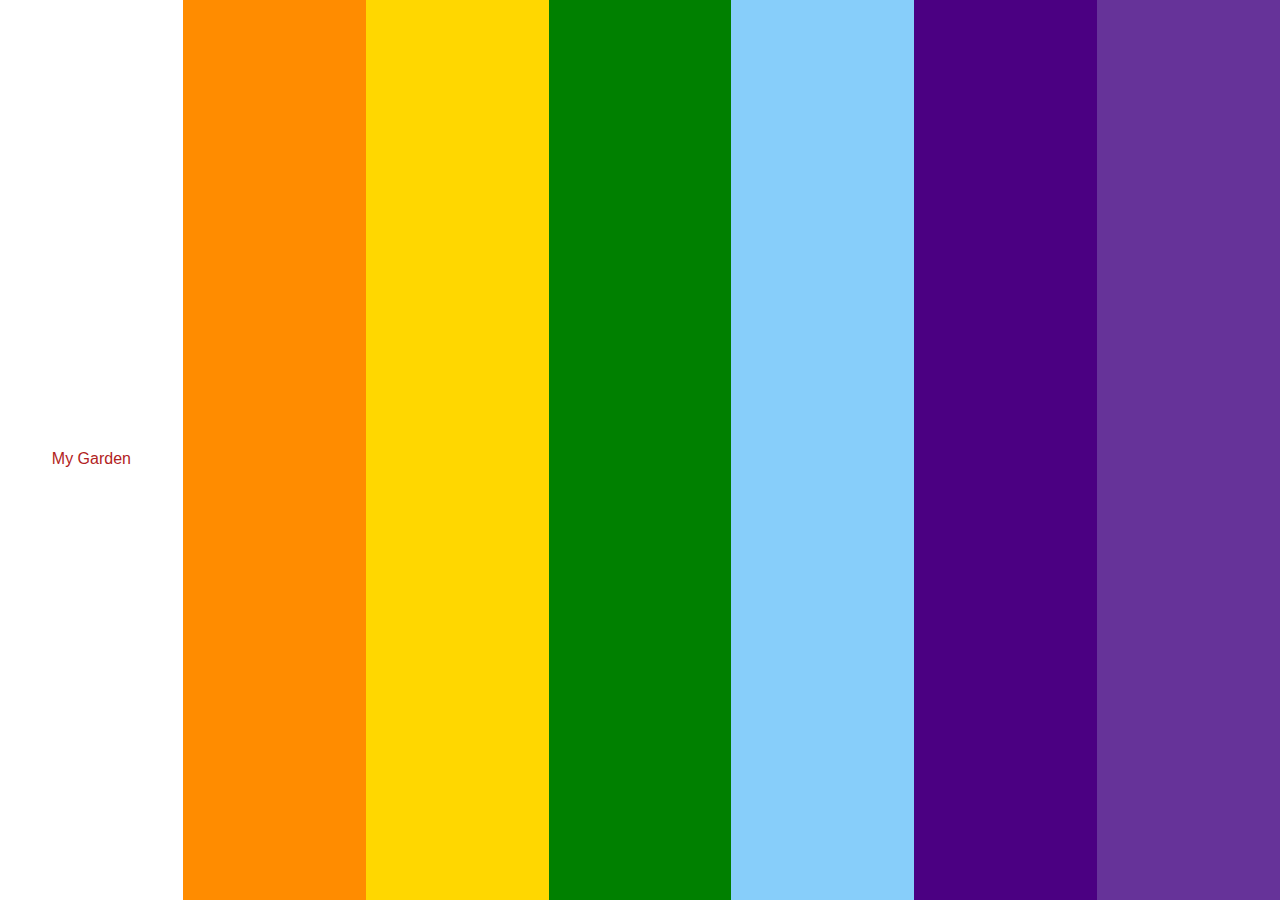
<file: index.html>
<!DOCTYPE html>
<html>

<head>
  <title>Fuming's Interactive Site</title>
  <meta charset="utf-8" />
  <link href="css/home.css" rel="stylesheet" type="text/css">
</head>

<body>

	<div id="grid">
		<div id="strap1">
			<div class= "textalign">
				<a href="https://fuming-zhou.github.io/interactive-foundations/garden.html" style="color: #B22222">My Garden</a>
			</div>
		</div>
		<div id="strap2">
			<div class= "textalign">
				<a href="digitalbits.html" style="color:#FF8C00 ">Digital bits</a>
			</div>
		</div>
		<div id="strap3">
			<div class= "textalign">
				<a href="Typeface_Specimen.html" style="color:#FFD700 ">Type Specimen</a>
			</div>
		</div>
		<div id="strap4">
			<div class= "textalign">
				<a href="Typeface_All.html" style="color:#008000 ">Full Typeface</a>
			</div>
		</div>
		<div id="strap5">
			<div class= "textalign">
				<a href="graphiccollection.html" style="color:#87CEFA ">Graphic Collection</a>
			</div>
		</div>
		<div id="strap6">
			<div class= "textalign">
				<a href="CommunalProject.html" style="color:#4B0082 ">Communal Project</a>
			</div>
		</div>
		<div id="strap7">
			<div class= "textalign">
				<a href="Screenshots.html" style="color:#663399 ">Other Exercises</a>
			</div>
		</div>
	</div>


    

</body>
</html>
</file>
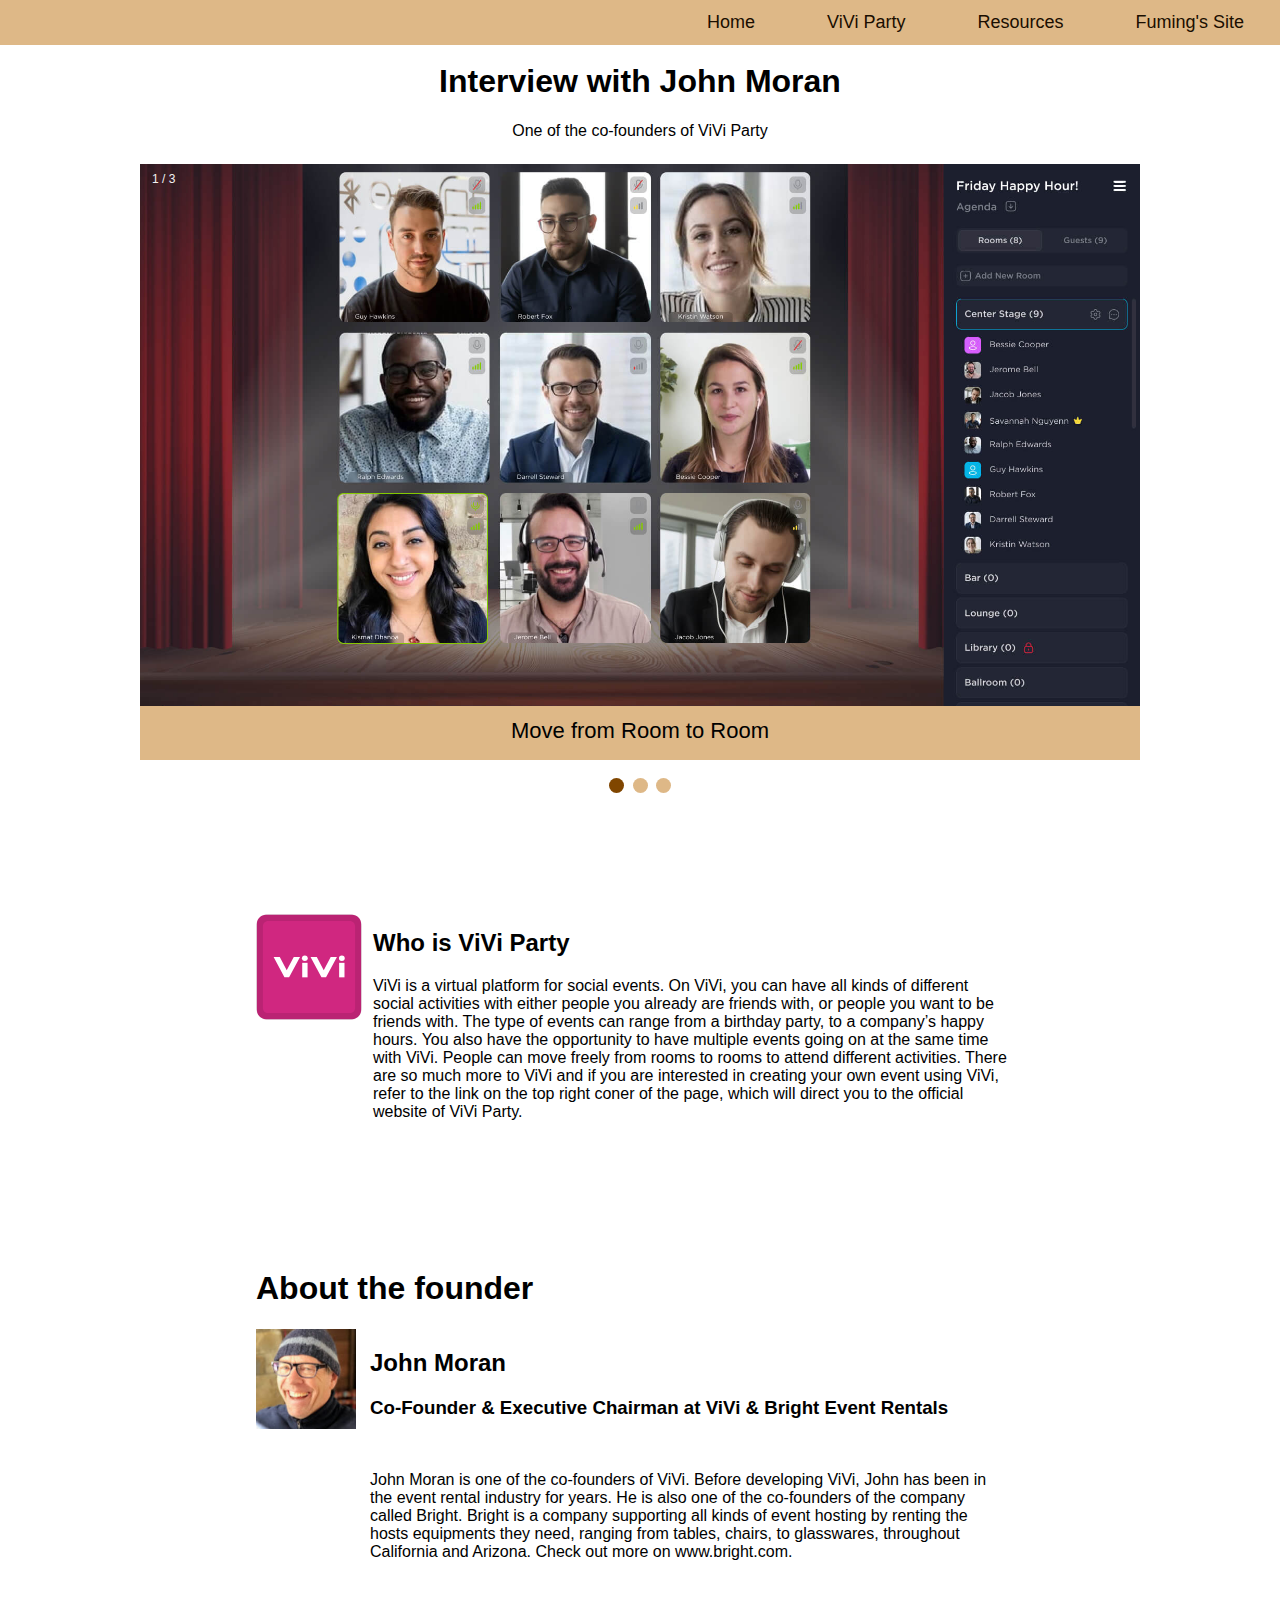
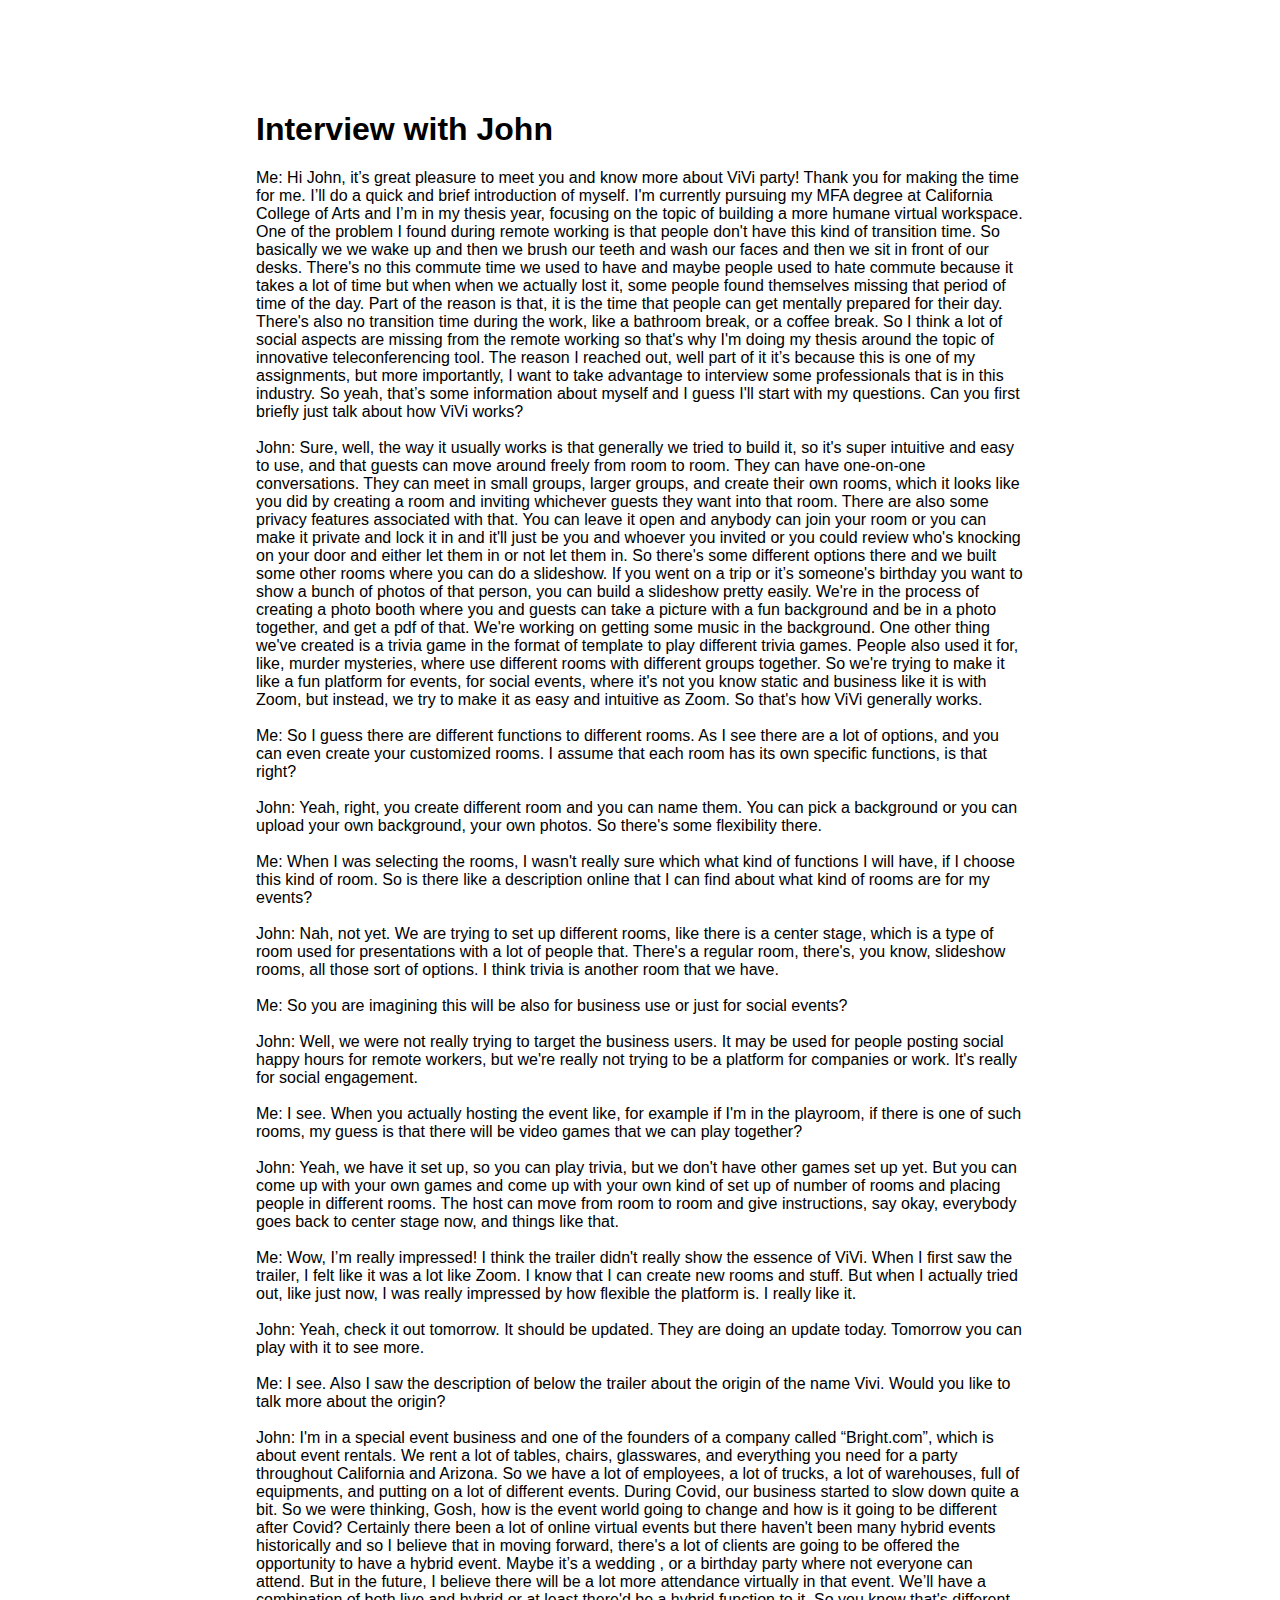
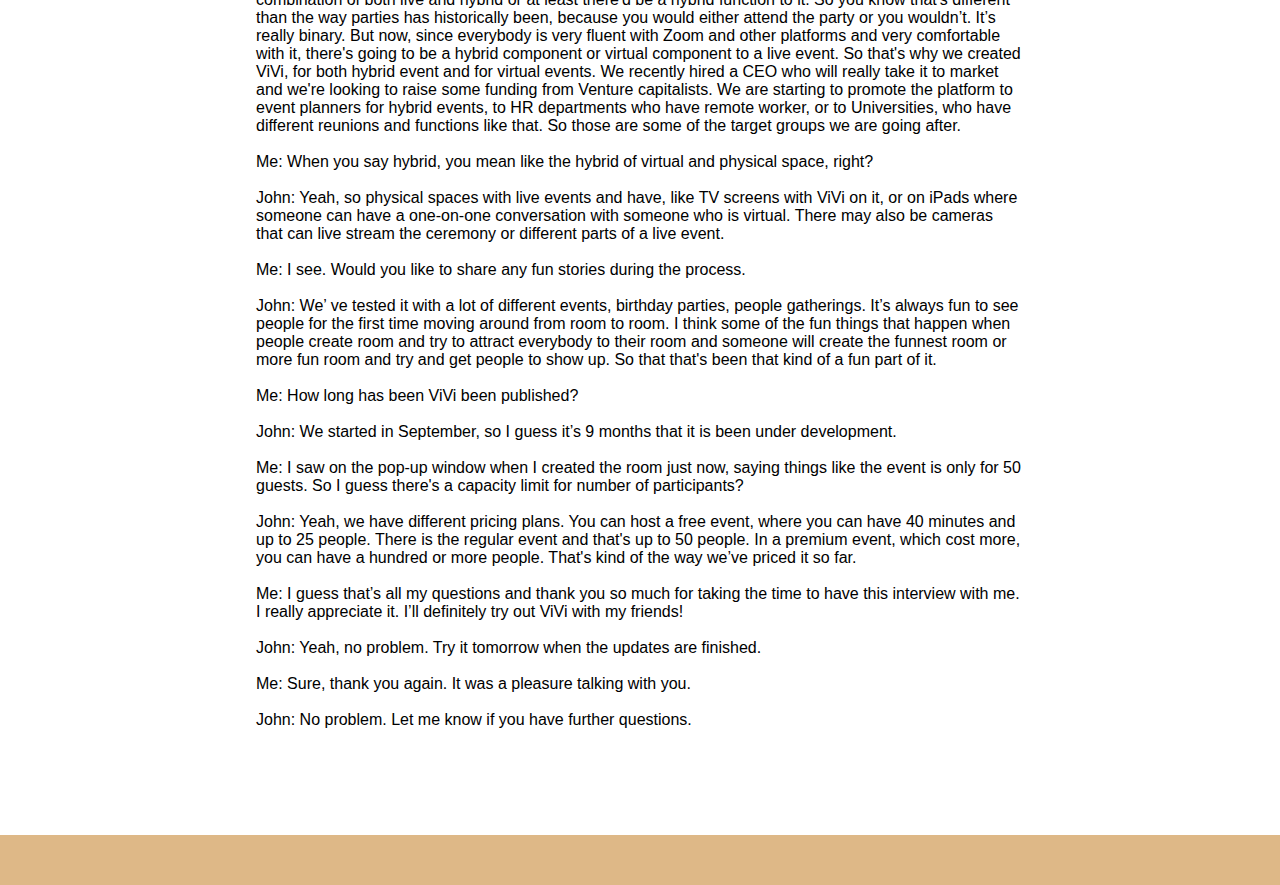
<file: CommunalProject.html>
<!DOCTYPE html>
<html>

<head>
  <title>Communal Project</title>
  <meta charset="utf-8" />
  <link href="css/CommunalProject.css" rel="stylesheet" type="text/css">
</head>

<body>


<div class="navbar">
  <a href="index.html">Fuming's Site</a>
  <a href="resources.html">Resources</a>
  <a href="https://viviparty.com" target="_blank">ViVi Party</a>
  <a href="CommunalProject.html">Home</a>
</div>

<div class="title">
	<h1>Interview with John Moran</h1>
	<p>One of the co-founders of ViVi Party</p>
</div>


<div class="slideshow-container">

<div class="mySlides fade">
  <div class="numbertext">1 / 3</div>
  <img src="assets/CommunalProject/ViVi1.jpg" style="width:100%">
  <div class="text">Move from Room to Room</div>
</div>

<div class="mySlides fade">
  <div class="numbertext">2 / 3</div>
  <img src="assets/CommunalProject/ViVi2.jpg" style="width:100%">
  <div class="text">View All Attendees and Connect</div>
</div>

<div class="mySlides fade">
  <div class="numbertext">3 / 3</div>
  <img src="assets/CommunalProject/ViVi3.jpg" style="width:100%">
  <div class="text">Connect One-on-One</div>
</div>

</div>
<br>

<div style="text-align:center">
  <span class="dot"></span> 
  <span class="dot"></span> 
  <span class="dot"></span> 
</div>

<script>
var slideIndex = 0;
showSlides();

function showSlides() {
  var i;
  var slides = document.getElementsByClassName("mySlides");
  var dots = document.getElementsByClassName("dot");
  for (i = 0; i < slides.length; i++) {
    slides[i].style.display = "none";  
  }
  slideIndex++;
  if (slideIndex > slides.length) {slideIndex = 1}    
  for (i = 0; i < dots.length; i++) {
    dots[i].className = dots[i].className.replace(" active", "");
  }
  slides[slideIndex-1].style.display = "block";  
  dots[slideIndex-1].className += " active";
  setTimeout(showSlides, 12000); // Change image every 2 seconds
}
</script>

<div class= "intro">
	<img src="assets/CommunalProject/Logo.svg">
	<div class= "interview">
		<h2>Who is ViVi Party</h2>
		<p>ViVi is a virtual platform for social events. On ViVi, you can have all kinds of different social activities with either people you already are friends with, or people you want to be friends with. The type of events can range from a birthday party, to a company’s happy hours. You also have the opportunity to have multiple events going on at the same time with ViVi. People can move freely from rooms to rooms to attend different activities. There are so much more to ViVi and if you are interested in creating your own event using ViVi, refer to the link on the top right coner of the page, which will direct you to the official website of ViVi Party. </p>
	</div>
</div>

<div class= "bigtitle">
	<h1>About the founder</h1>
</div>

<div class= "founder">
	<img src="assets/CommunalProject/John.jpg" style="width:100px;height:100px;">
	<div class= "johnmoran">
		<h2>John Moran</h2>
		<h3>Co-Founder & Executive Chairman at ViVi & Bright Event Rentals</h3>
		<br>
		<p>John Moran is one of the co-founders of ViVi. Before developing ViVi, John has been in the event rental industry for years. He is also one of the co-founders of the company called Bright. Bright is a company supporting all kinds of event hosting by renting the hosts equipments they need, ranging from tables, chairs, to glasswares, throughout California and Arizona. Check out more on www.bright.com. </p>
	</div>
</div>

<div class= "bigtitle">
	<h1>Interview with John</h1>
</div>

<div class= "bulktext">

	<p>Me: Hi John, it’s great pleasure to meet you and know more about ViVi party! Thank you for making the time for me. I’ll do a quick and brief introduction of myself. I'm currently pursuing my MFA degree at California College of Arts and I’m in my thesis year, focusing on the topic of building a more humane virtual workspace. One of the problem I found during remote working is that people don't have this kind of transition time. So basically we we wake up and then we brush our teeth and wash our faces and then we sit in front of our desks. There's no this commute time we used to have and maybe people used to hate commute because it takes a lot of time but when when we actually lost it, some people found themselves missing that period of time of the day. Part of the reason is that, it is the time that people can get mentally prepared for their day. There's also no transition time during the work, like a bathroom break, or a coffee break. So I think a lot of social aspects are missing from the remote working so that's why I'm doing my thesis around the topic of innovative teleconferencing tool. The reason I reached out, well part of it it’s because this is one of my assignments, but more importantly, I want to take advantage to interview some professionals that is in this industry. So yeah, that’s some information about myself and I guess I'll start with my questions. Can you first briefly just talk about how ViVi works?
	<br>
	<br>

	John: Sure, well, the way it usually works is that generally we tried to build it, so it's super intuitive and easy to use, and that guests can move around freely from room to room. They can have one-on-one conversations. They can meet in small groups, larger groups, and create their own rooms, which it looks like you did by creating a room and inviting whichever guests they want into that room. There are also some privacy features associated with that. You can leave it open and anybody can join your room or you can make it private and lock it in and it'll just be you and whoever you invited or you could review who's knocking on your door and either let them in or not let them in. So there's some different options there and we built some other rooms where you can do a slideshow. If you went on a trip or it’s someone's birthday you want to show a bunch of photos of that person, you can build a slideshow pretty easily. We're in the process of creating a photo booth where you and guests can take a picture with a fun background and be in a photo together, and get a pdf of that. We're working on getting some music in the background. One other thing we've created is a trivia game in the format of template to play different trivia games. People also used it for, like, murder mysteries, where use different rooms with different groups together. So we're trying to make it like a fun platform for events, for social events, where it's not you know static and business like it is with Zoom, but instead, we try to make it as easy and intuitive as Zoom. So that's how ViVi generally works.
	<br>
	<br>

	Me: So I guess there are different functions to different rooms. As I see there are a lot of options, and you can even create your customized rooms. I assume that each room has its own specific functions, is that right?
	<br>
	<br>

	John: Yeah, right, you create different room and you can name them. You can pick a background or you can upload your own background, your own photos. So there's some flexibility there.
	<br>
	<br>

	Me: When I was selecting the rooms, I wasn't really sure which what kind of functions I will have, if I choose this kind of room. So is there like a description online that I can find about what kind of rooms are for my events?
	<br>
	<br> 

	John: Nah, not yet. We are trying to set up different rooms, like there is a center stage, which is a type of room used for presentations with a lot of people that. There's a regular room, there's, you know, slideshow rooms, all those sort of options. I think trivia is another room that we have.
	<br>
	<br> 

	Me: So you are imagining this will be also for business use or just for social events?
	<br>
	<br> 

	John: Well, we were not really trying to target the business users. It may be used for people posting social happy hours for remote workers, but we're really not trying to be a platform for companies or work. It's really for social engagement.
	<br>
	<br> 

	Me: I see. When you actually hosting the event like, for example if I'm in the playroom, if there is one of such rooms, my guess is that there will be video games that we can play together?
	<br>
	<br>

	John: Yeah, we have it set up, so you can play trivia, but we don't have other games set up yet. But you can come up with your own games and come up with your own kind of set up of number of rooms and placing people in different rooms. The host can move from room to room and give instructions, say okay, everybody goes back to center stage now, and things like that.
	<br>
	<br>

	Me: Wow, I’m really impressed! I think the trailer didn't really show the essence of ViVi. When I first saw the trailer, I felt like it was a lot like Zoom. I know that I can create new rooms and stuff. But when I actually tried out, like just now, I was really impressed by how flexible the platform is. I really like it.
	<br>
	<br>

	John: Yeah, check it out tomorrow. It should be updated. They are doing an update today. Tomorrow you can play with it to see more.
	<br>
	<br> 

	Me: I see. Also I saw the description of below the trailer about the origin of the name Vivi. Would you like to talk more about the origin?
	<br>
	<br>

	John: I'm in a special event business and one of the founders of a company called “Bright.com”, which is about event rentals. We rent a lot of tables, chairs, glasswares, and everything you need for a party throughout California and Arizona. So we have a lot of employees, a lot of trucks, a lot of warehouses, full of equipments, and putting on a lot of different events. During Covid, our business started to slow down quite a bit. So we were thinking, Gosh, how is the event world going to change and how is it going to be different after Covid? Certainly there been a lot of online virtual events but there haven't been many hybrid events historically and so I believe that in moving forward, there's a lot of clients are going to be offered the opportunity to have a hybrid event. Maybe it’s a wedding , or a birthday party where not everyone can attend. But in the future, I believe there will be a lot more attendance virtually in that event. We’ll have a combination of both live and hybrid or at least there'd be a hybrid function to it. So you know that's different than the way parties has historically been, because you would either attend the party or you wouldn’t. It’s really binary. But now, since everybody is very fluent with Zoom and other platforms and very comfortable with it, there's going to be a hybrid component or virtual component to a live event. So that's why we created ViVi, for both hybrid event and for virtual events. We recently hired a CEO who will really take it to market and we're looking to raise some funding from Venture capitalists. We are starting to promote the platform to event planners for hybrid events, to HR departments who have remote worker, or to Universities, who have different reunions and functions like that. So those are some of the target groups we are going after.
	<br>
	<br>

	Me: When you say hybrid, you mean like the hybrid of virtual and physical space, right?
	<br>
	<br>

	John: Yeah, so physical spaces with live events and have, like TV screens with ViVi on it, or on iPads where someone can have a one-on-one conversation with someone who is virtual. There may also be cameras that can live stream the ceremony or different parts of a live event.
	<br>
	<br> 

	Me: I see. Would you like to share any fun stories during the process.
	<br>
	<br> 

	John: We’ ve tested it with a lot of different events, birthday parties, people gatherings. It’s always fun to see people for the first time moving around from room to room. I think some of the fun things that happen when people create room and try to attract everybody to their room and someone will create the funnest room or more fun room and try and get people to show up.  So that that's been that kind of a fun part of it.
	<br>
	<br>

	Me: How long has been ViVi been published?
	<br>
	<br>

	John: We started in September, so I guess it’s 9 months that it is been under development.
	<br>
	<br> 

	Me: I saw on the pop-up window when I created the room just now, saying things like the event is only for 50 guests. So I guess there's a capacity limit for number of participants?
	<br>
	<br>

	John: Yeah, we have different pricing plans. You can host a free event, where you can have 40 minutes and up to 25 people.  There is the regular event and that's up to 50 people. In a premium event, which cost more, you can have a hundred or more people.  That's kind of the way we’ve priced it so far.
	<br>
	<br> 

	Me: I guess that’s all my questions and thank you so much for taking the time to have this interview with me. I really appreciate it. I’ll definitely try out ViVi with my friends!
	<br>
	<br>

	John: Yeah, no problem. Try it tomorrow when the updates are finished.
	<br>
	<br>

	Me: Sure, thank you again. It was a pleasure talking with you.
	<br>
	<br>

	John: No problem. Let me know if you have further questions.
	<br>
	<br>
	<br>
	<br>
	<br>
	<br>
</p>
</div>

<div class="footerblock"></div>

</body>
</html>
</file>
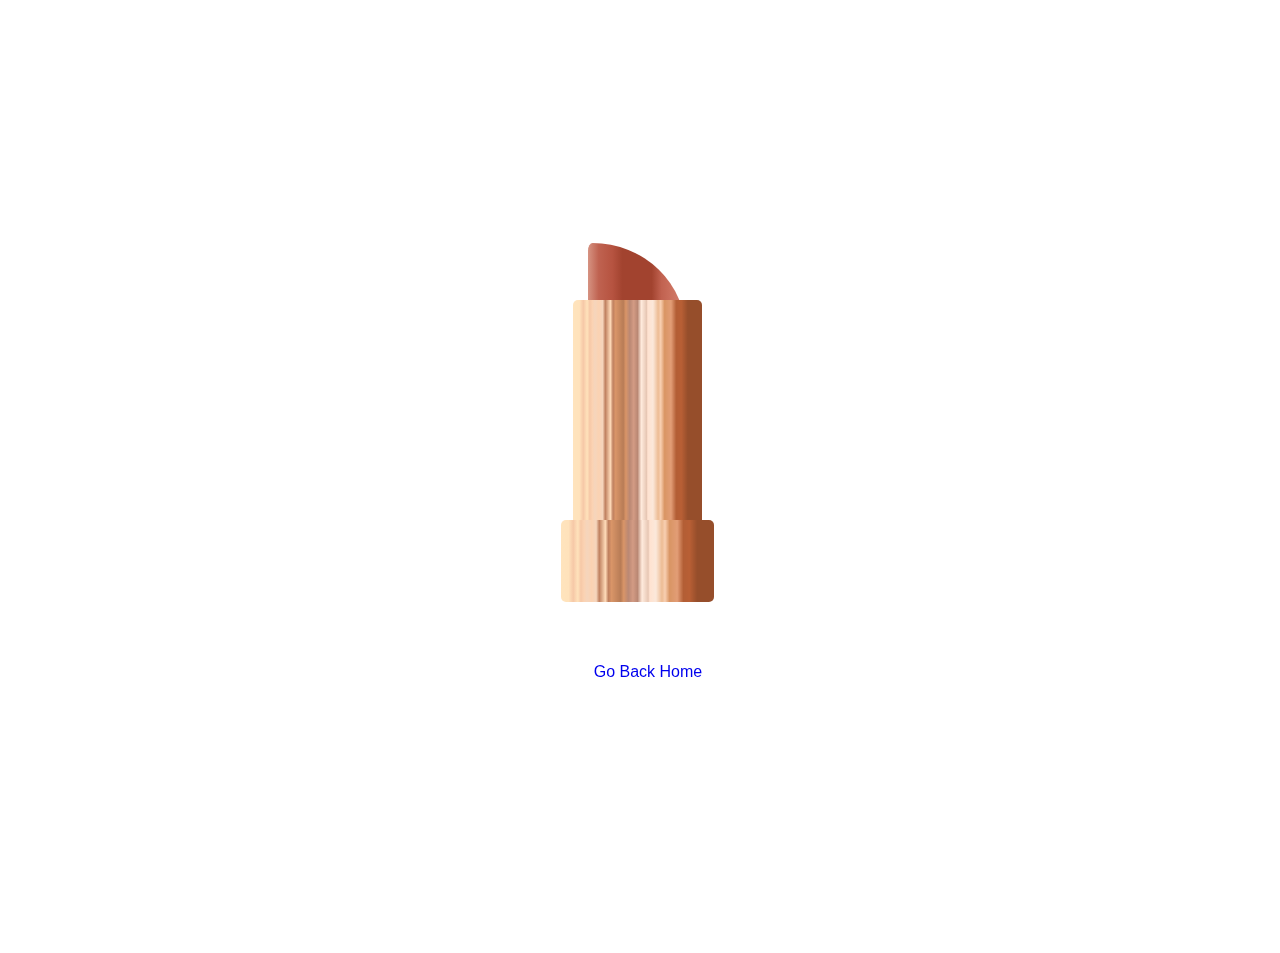
<file: digitalbits.html>
<!DOCTYPE html>
<html>
<head>
    <meta charset="utf-8">
    <title>CSS Digital Bit: Brush</title>
</head>

<body>
     <link href="css/digitalbits.css" rel="stylesheet" type="text/css">

       <div class="container">
       <div class="top">
       </div>
        <div class="lipstick-body">
       </div>
       <div class="lipstick-base">
       </div>

      
       </div>
       <div class="footerlink">
        <a href="index.html">Go Back Home</a>
        <br>
        <br>
        <br>
        <br>
        <br>
        <br>
      </div>
  

</body>
</html>
</file>
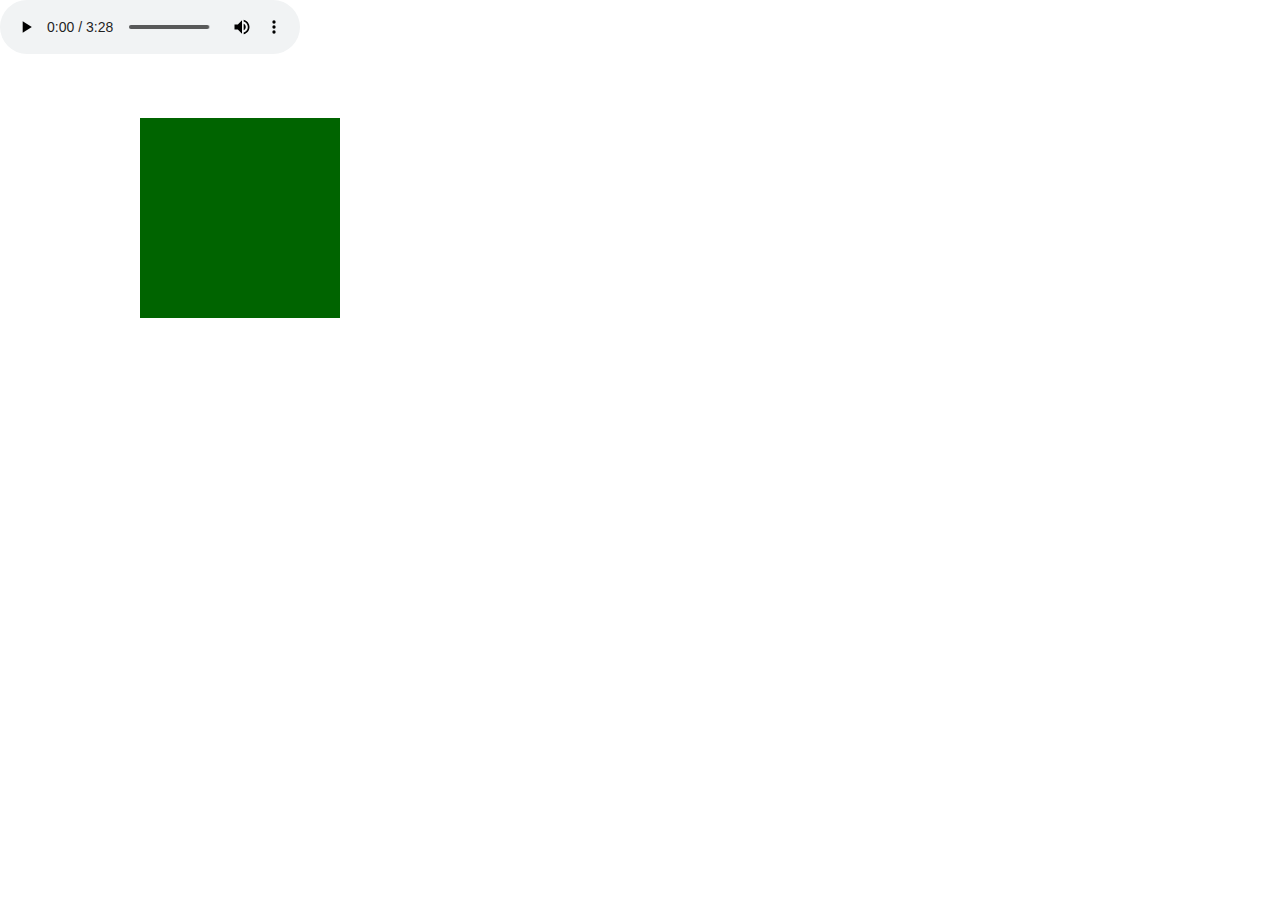
<file: graphiccollection.html>
<!DOCTYPE html>
<html>

<head>
  <title>Graphic Collection</title>
  <meta charset="utf-8" />
  <meta name="viewport" content="width=device-width, initial-scale=1">
  <link href="css/graphiccollection.css" rel="stylesheet" type="text/css">

</head>

<body>
	<audio controls loop autoplay>
		<source src="water.m4a" type="audio/mpeg">
		Your browser does not support the audio element.
	</audio>
	<div id="grid">
		<div id="animate1"></div>
		<div id="animate2"></div>
		<div id="animate3"></div>
		<div id="animate4"></div>
		<div id="animate5"></div>
		<div id="animate6"></div>
		<div id="animate7"></div>
		<div id="animate8"></div>
		<div id="animate9"></div>
		<div id="animate10"></div>
		<div id="animate11"></div>
		<div id="animate12"></div>
		<div class="font" id="animate13" style="padding-top: 70px">
			<a href="graphiccollection.html">Reload</a>
		</div>


</div>


</body>
</html>
</file>
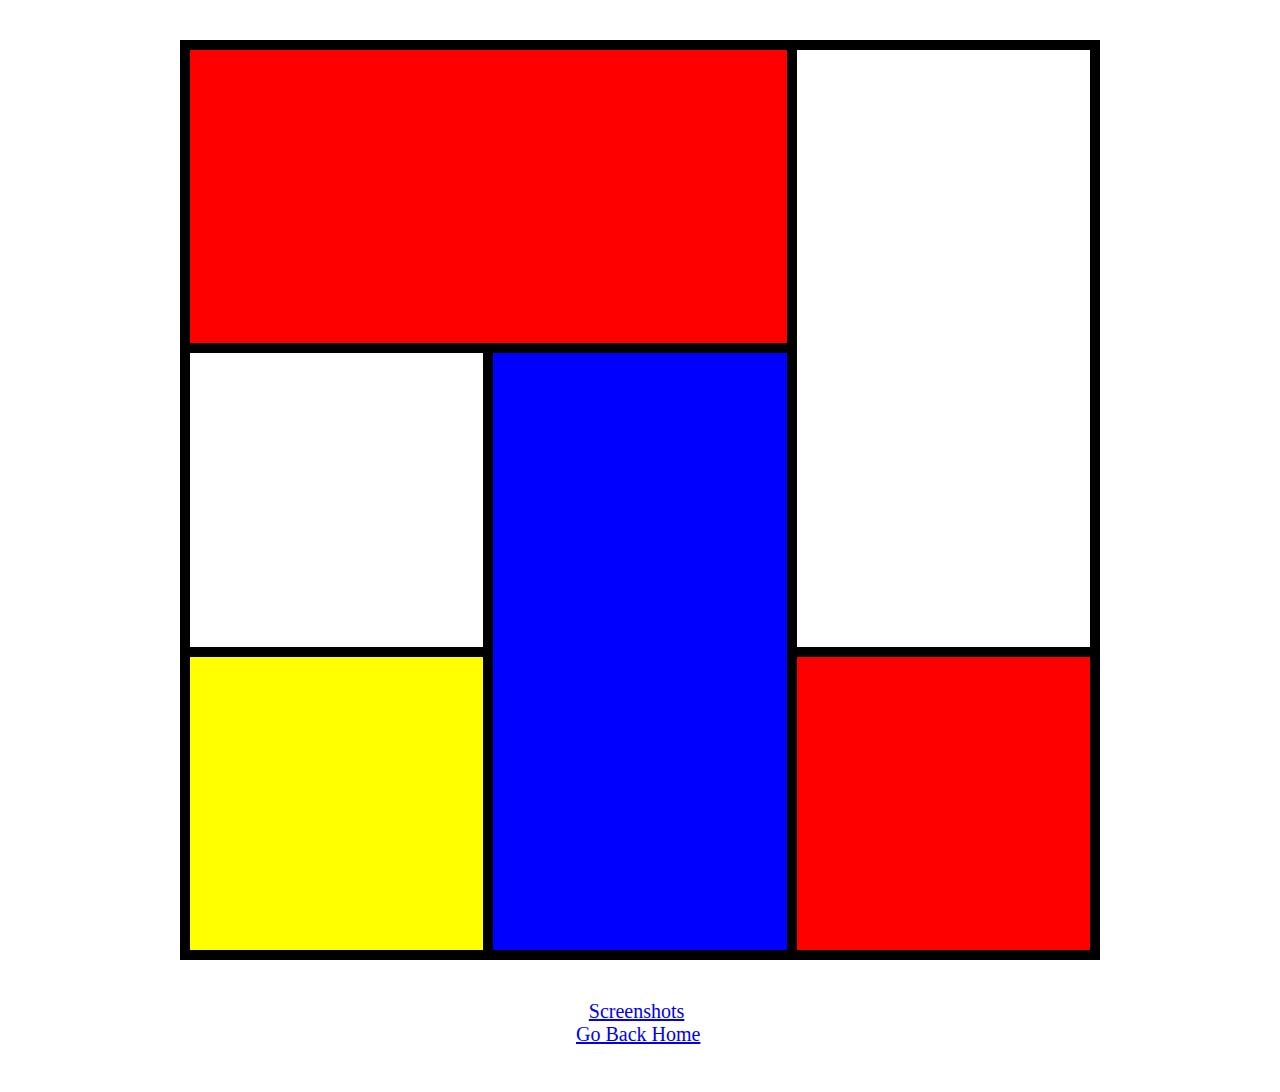
<file: MiniExercises2.html>
<!DOCTYPE html>
<html lang="en">
    <head>
        <meta charset="utf-8"> 
       	<meta name="viewport" content="width=device-width, initial-scale=1">
       	<link rel="stylesheet" type="text/css" href="css/MiniExercises2.css">
        <title>Digital de Stijl Starter Kit</title>
    </head>
    <body>
    	<div id="grid">
    		<div class="item1" id="a"></div>
    		<div class="item2" id="b"></div>
    		<div class="item3" id="c"></div>
    		<div class="item4" id="d"></div>
            <div class="item5" id="g"></div>
            <div class="item6" id="i"></div>
    	</div>

    	<a href="Screenshots.html" style="padding-left: 46vw">Screenshots</a>
    	<br>
    	<a href="index.html" style="padding-left: 45vw">Go Back Home</a>
    	<br>
    	<br>
    	<br>

    </body>
</html>
</file>
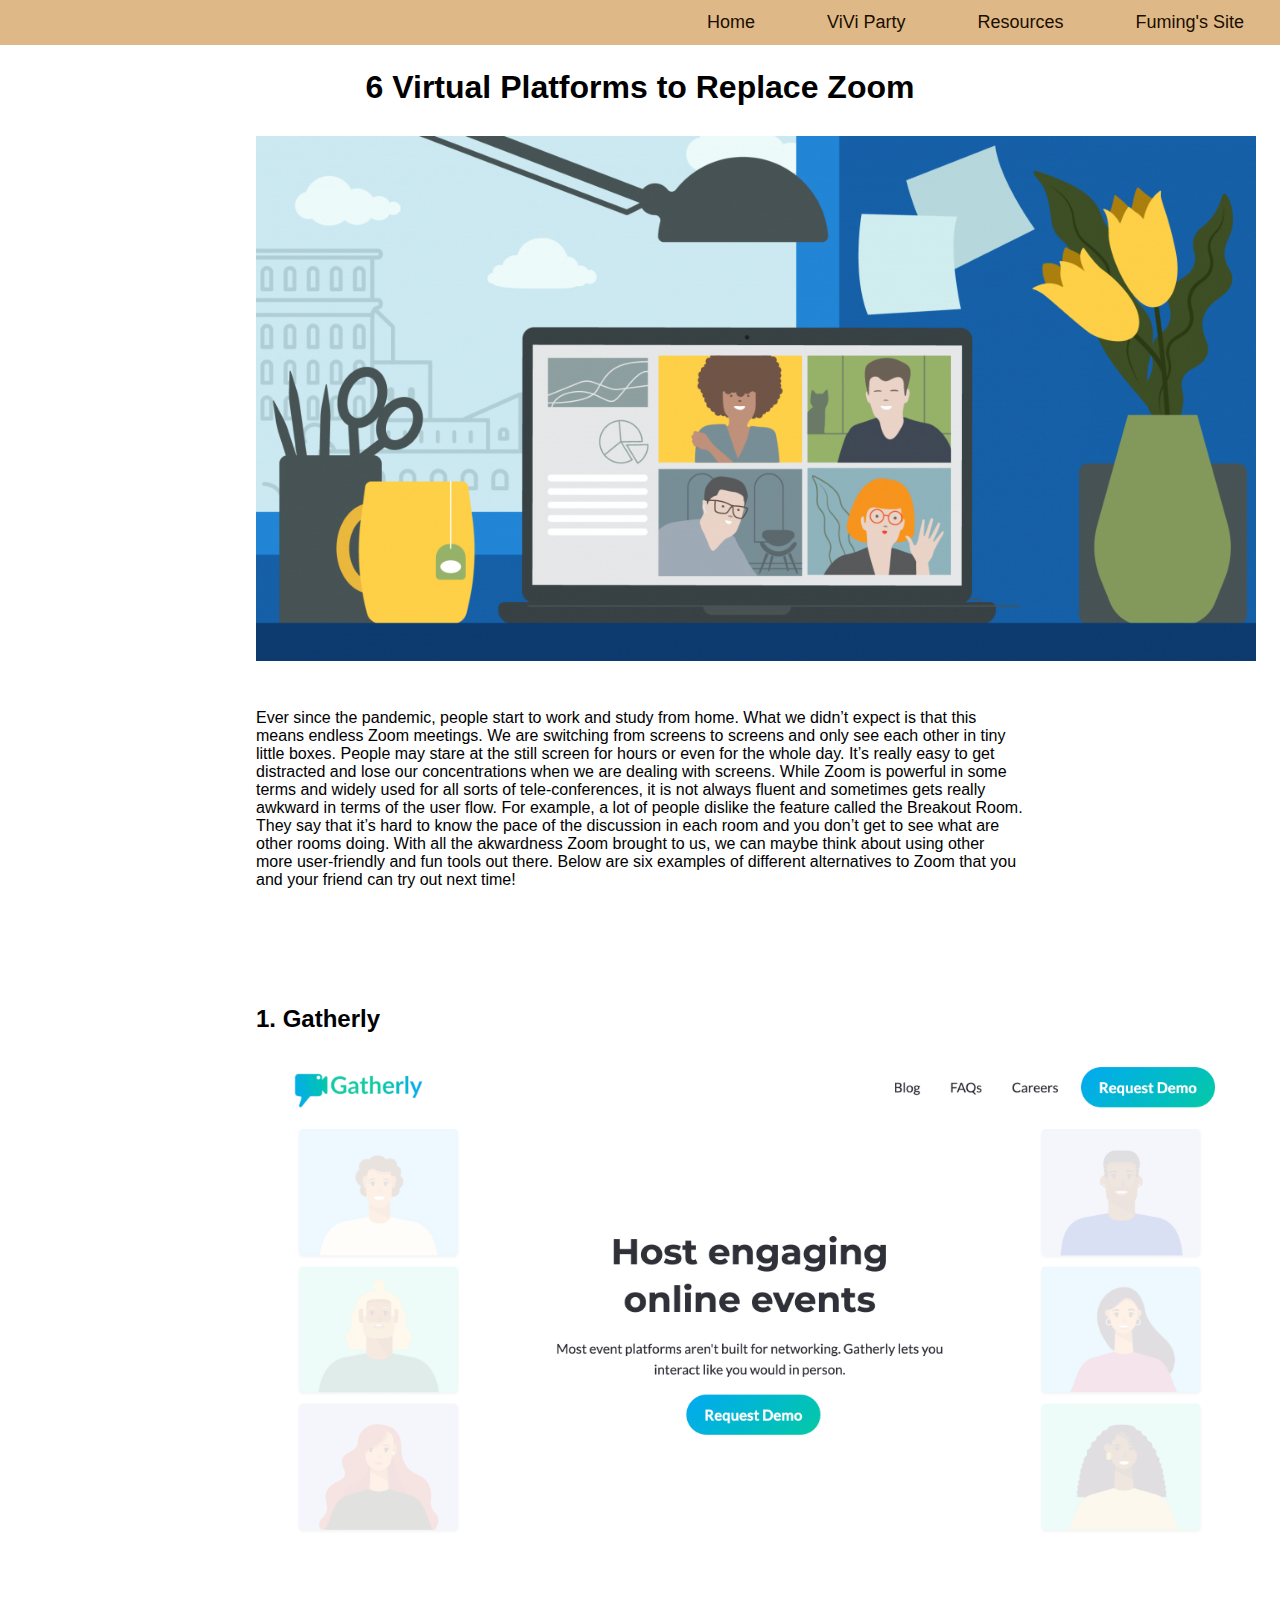
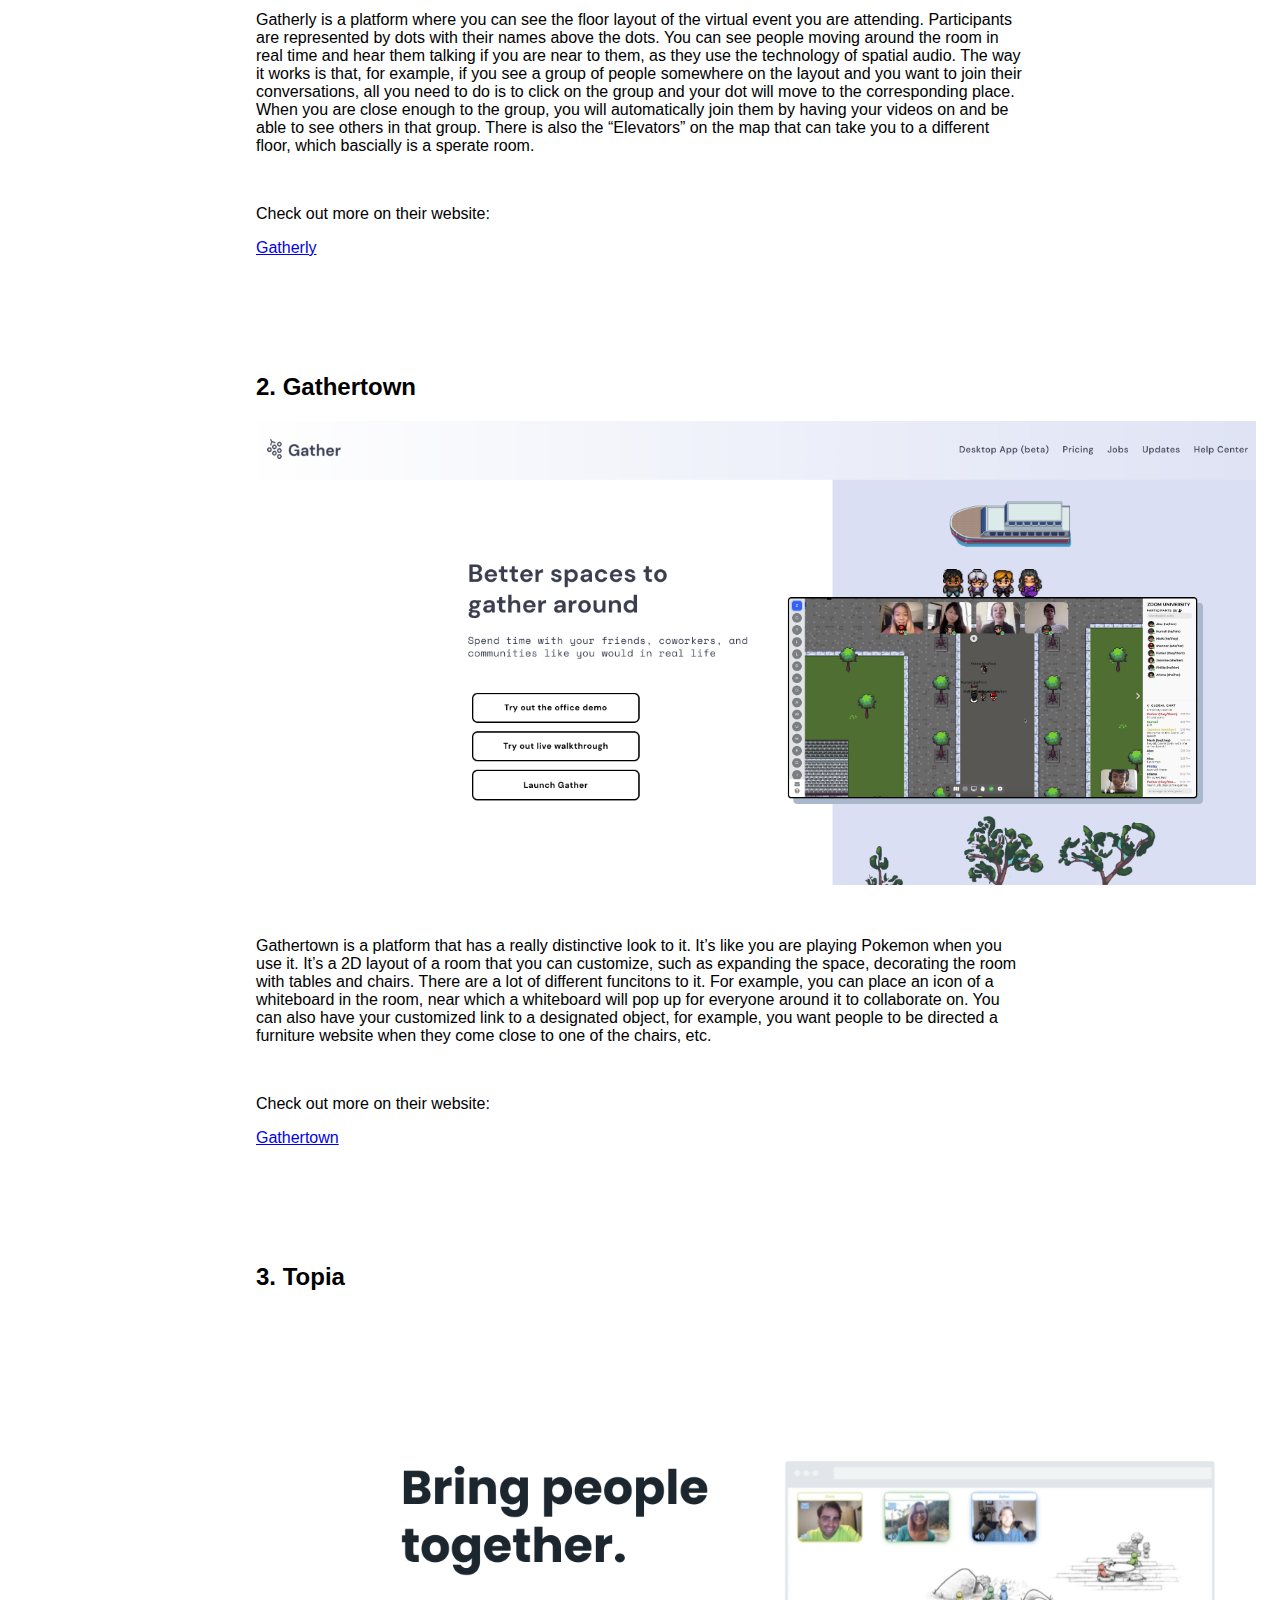
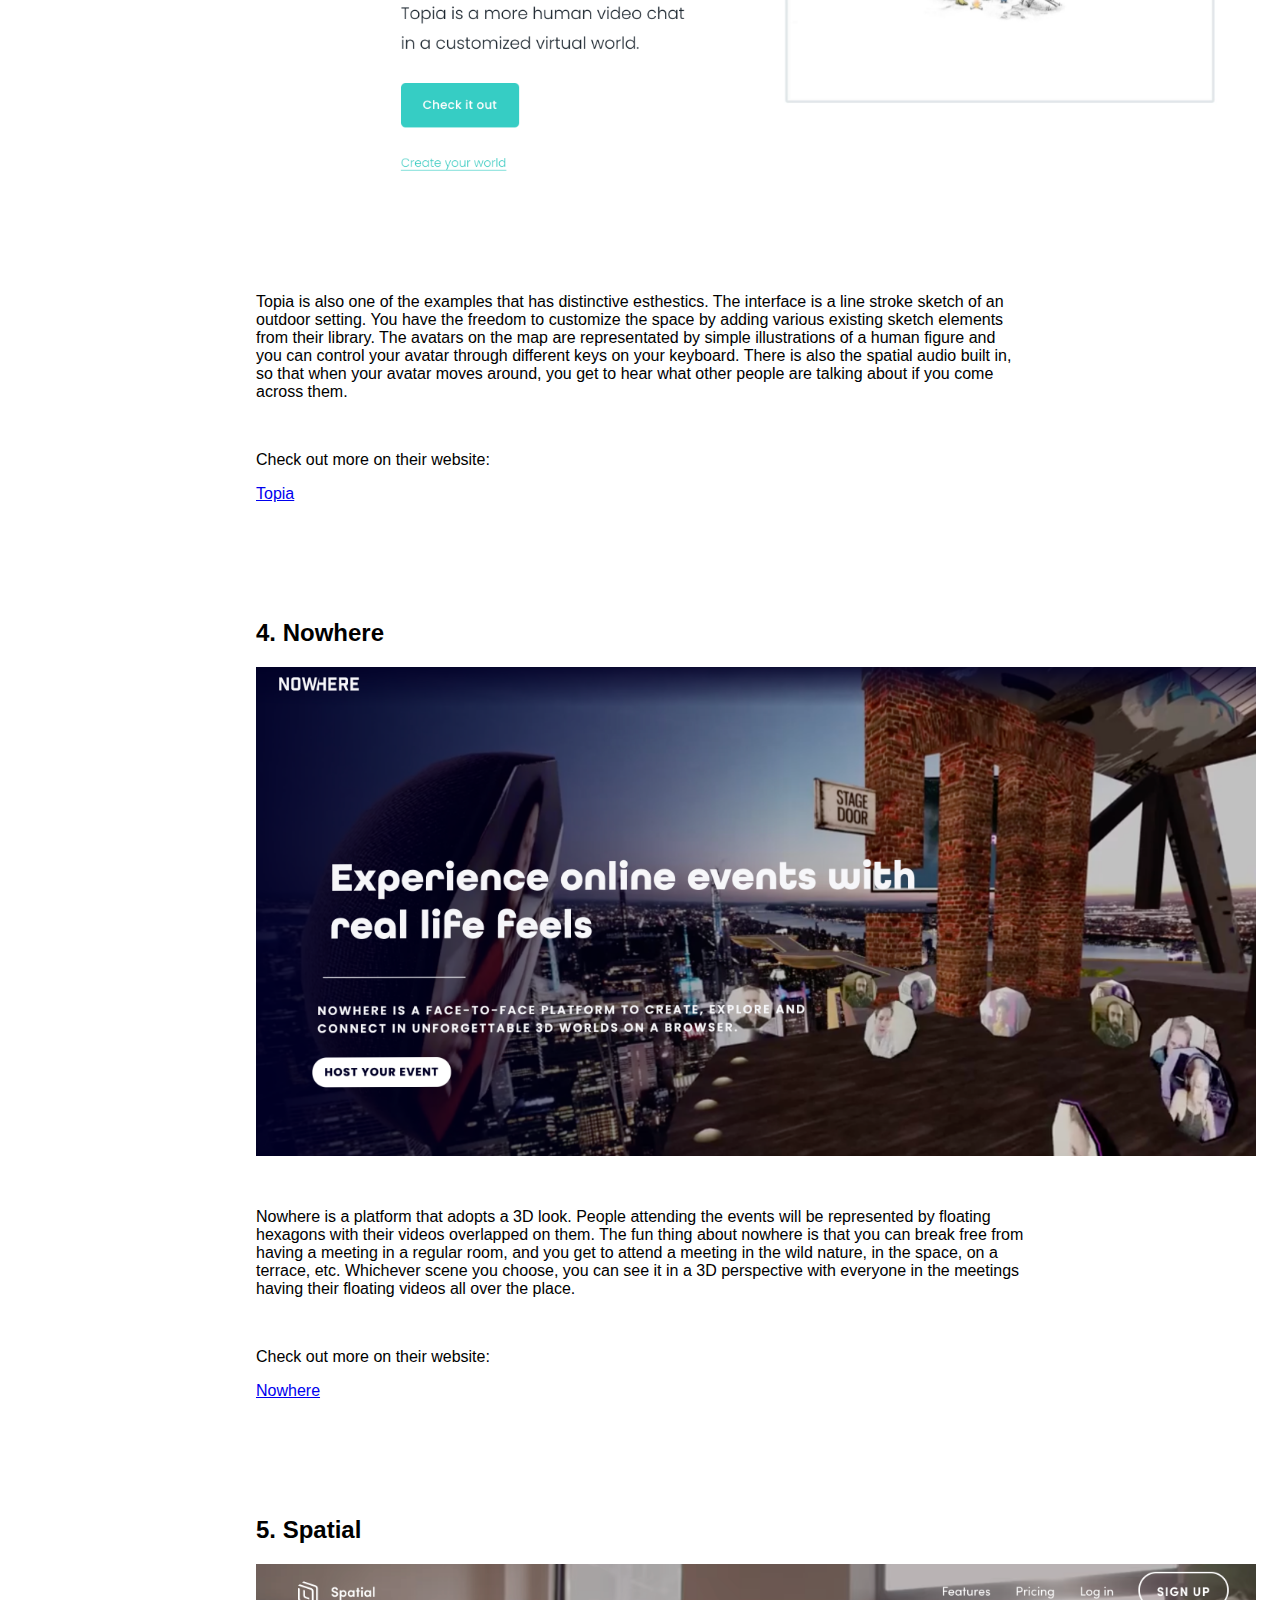
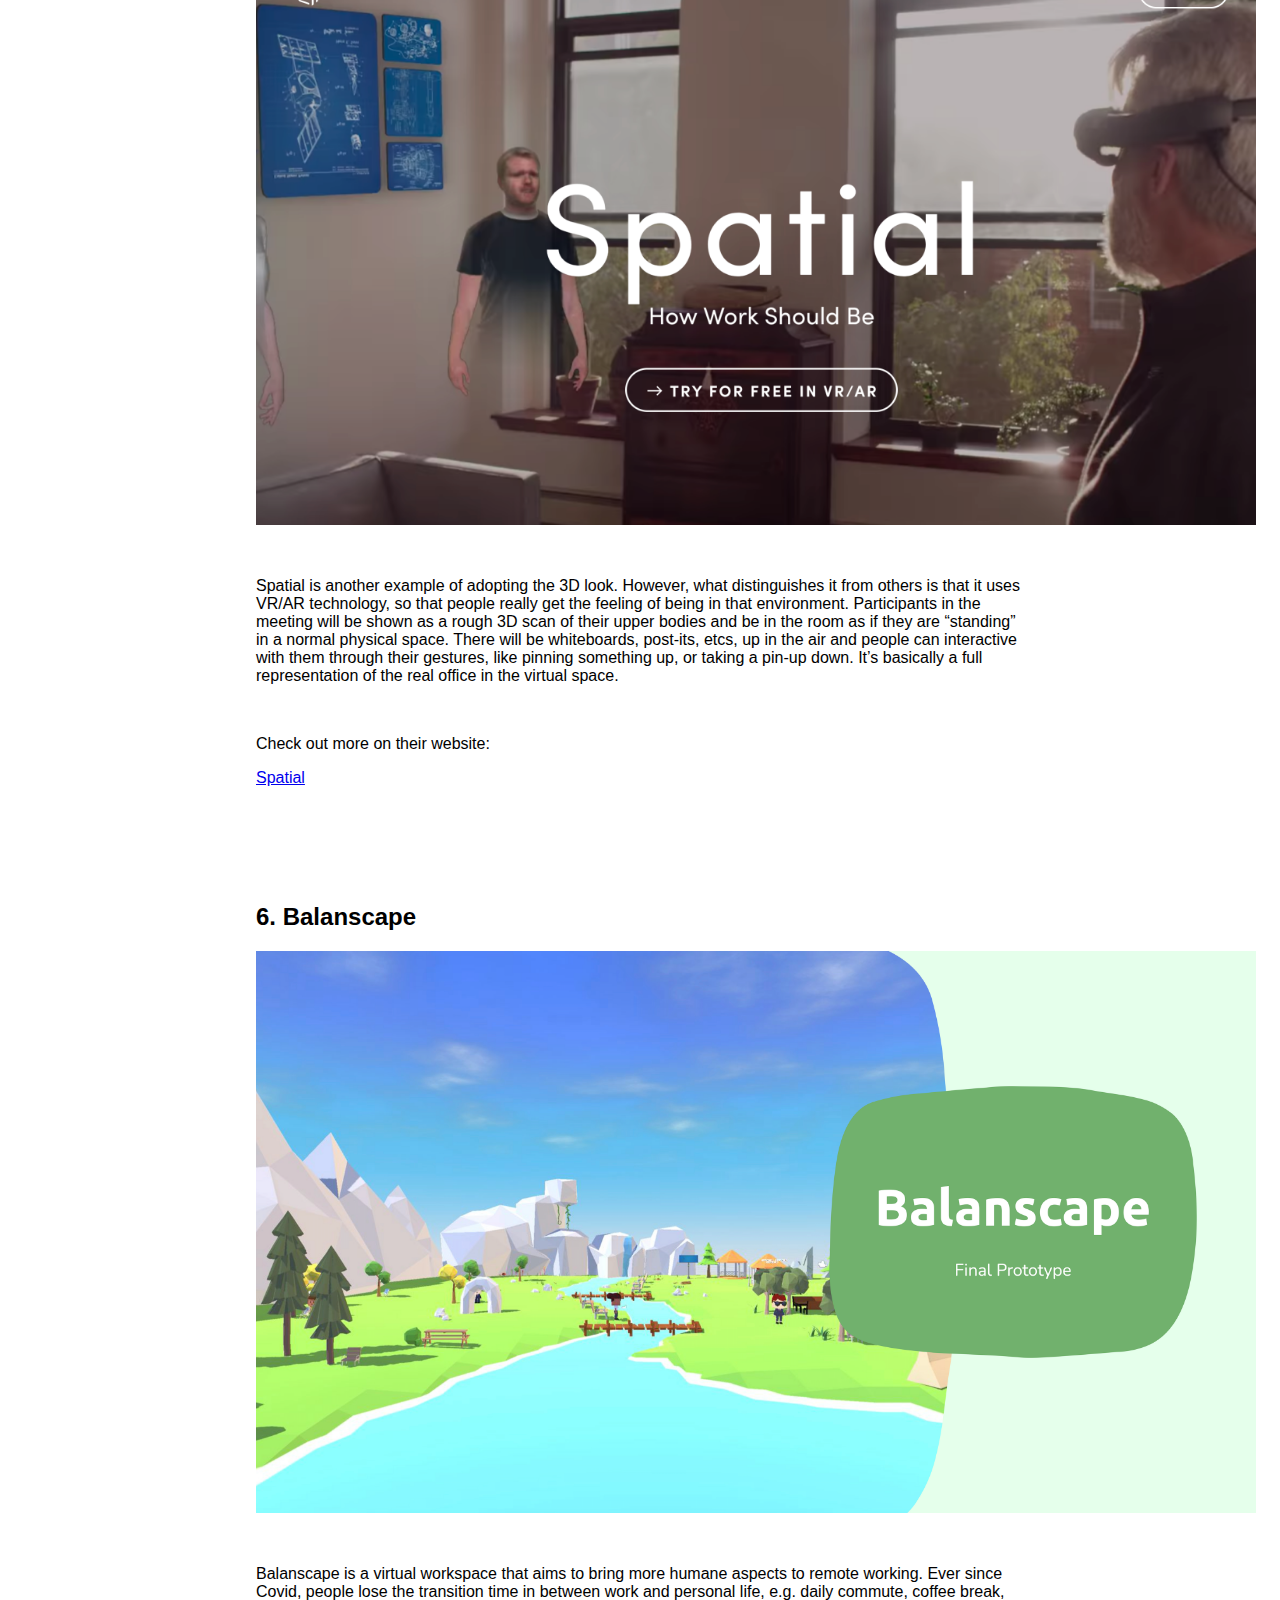
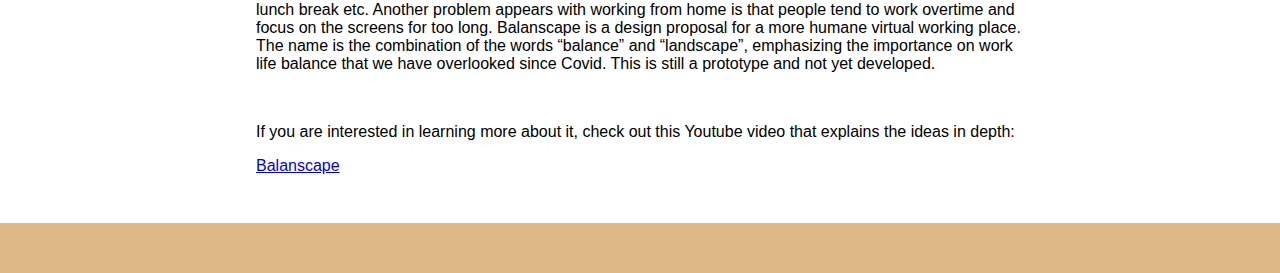
<file: resources.html>
<!DOCTYPE html>
<html>

<head>
  <title>Communal Project</title>
  <meta charset="utf-8" />
  <link href="css/resources.css" rel="stylesheet" type="text/css">
</head>

<body>

	<div class="navbar">
		<a href="index.html">Fuming's Site</a>
		<a href="resources.html">Resources</a>
		<a href="https://viviparty.com" target="_blank">ViVi Party</a>
		<a href="CommunalProject.html">Home</a>
	</div>

	<div class="title">
		<h1>6 Virtual Platforms to Replace Zoom</h1>
	</div>

	<div class="heroshot">
		<img src="assets/CommunalProject/heroshot.png">
	</div>

	<div class= "bulktext">

		<p>Ever since the pandemic, people start to work and study from home. What we didn’t expect is that this means endless Zoom meetings. We are switching from screens to screens and only see each other in tiny little boxes. People may stare at the still screen for hours or even for the whole day. It’s really easy to get distracted and lose our concentrations when we are dealing with screens. While Zoom is powerful in some terms and widely used for all sorts of tele-conferences, it is not always fluent and sometimes gets really awkward in terms of the user flow. For example, a lot of people dislike the feature called the Breakout Room. They say that it’s hard to know the pace of the discussion in each room and you don’t get to see what are other rooms doing. With all the akwardness Zoom brought to us, we can maybe think about using other more user-friendly and fun tools out there. Below are six examples of different alternatives to Zoom that you and  your friend can try out next time!
		</p>
	</div>

	<div class="contentcontainer">
		<div class="names">
			<h2>1. Gatherly</h2>
		</div>
		
		<div class="contenttext">
			<img src="assets/CommunalProject/Gatherly.png">
			<br>
			<br>
			<br>
			<p>Gatherly is a platform where you can see the floor layout of the virtual event you are attending. Participants are represented by dots with their names above the dots. You can see people moving around the room in real time and hear them talking if you are near to them, as they use the technology of spatial audio. The way it works is that, for example, if you see a group of people somewhere on the layout and you want to join their conversations, all you need to do is to click on the group and your dot will move to the corresponding place. When you are close enough to the group, you will automatically join them by having your videos on and be able to see others in that group. There is also the “Elevators” on the map that can take you to a different floor, which bascially is a sperate room.
			</p>
			<br>
			<p>Check out more on their website:</p>
			<a href="https://www.gatherly.io/" target="_blank">Gatherly</a>
		</div>

		<div class="names">
			<h2>2. Gathertown</h2>
		</div>
		
		<div class="contenttext">
			<img src="assets/CommunalProject/Gathertown.png">
			<br>
			<br>
			<br>
			<p>Gathertown is a platform that has a really distinctive look to it. It’s like you are playing Pokemon when you use it. It’s a 2D layout of a room that you can customize, such as expanding the space, decorating the room with tables and chairs. There are a lot of different funcitons to it. For example, you can place an icon of a whiteboard in the room, near which a whiteboard will pop up for everyone around it to collaborate on. You can also have your customized link to a designated object, for example, you want people to be directed a furniture website when they come close to one of the chairs, etc. 
			</p>
			<br>
			<p>Check out more on their website:</p>
			<a href="https://gather.town/" target="_blank">Gathertown</a>
		</div>

		<div class="names">
			<h2>3. Topia</h2>
		</div>
		
		<div class="contenttext">
			<img src="assets/CommunalProject/Topia.png">
			<br>
			<br>
			<br>
			<p>Topia is also one of the examples that has distinctive esthestics. The interface is a line stroke sketch of an outdoor setting. You have the freedom to customize the space by adding various existing sketch elements from their library. The avatars on the map are representated by simple illustrations of a human figure and you can control your avatar through different keys on your keyboard. There is also the spatial audio built in, so that when your avatar moves around, you get to hear what other people are talking about if you come across them. 
			</p>
			<br>
			<p>Check out more on their website:</p>
			<a href="https://topia.io/" target="_blank">Topia</a>
		</div>

		<div class="names">
			<h2>4. Nowhere</h2>
		</div>
		
		<div class="contenttext">
			<img src="assets/CommunalProject/Nowhere.png">
			<br>
			<br>
			<br>
			<p>Nowhere is a platform that adopts a 3D look. People attending the events will be represented by floating hexagons with their videos overlapped on them. The fun thing about nowhere is that you can break free from having a meeting in a regular room, and you get to attend a meeting in the wild nature, in the space, on a terrace, etc. Whichever scene you choose, you can see it in a 3D perspective with everyone in the meetings having their floating videos all over the place. 
			</p>
			<br>
			<p>Check out more on their website:</p>
			<a href="https://www.urnowhere.com/" target="_blank">Nowhere</a>
		</div>

		<div class="names">
			<h2>5. Spatial</h2>
		</div>
		
		<div class="contenttext">
			<img src="assets/CommunalProject/Spatial.png">
			<br>
			<br>
			<br>
			<p>Spatial is another example of adopting the 3D look. However, what distinguishes it from others is that it uses VR/AR technology, so that people really get the feeling of being in that environment. Participants in the meeting will be shown as a rough 3D scan of their upper bodies and be in the room as if they are “standing” in a normal physical space. There will be whiteboards, post-its, etcs, up in the air and people can interactive with them through their gestures, like pinning something up, or taking a pin-up down. It’s basically a full representation of the real office in the virtual space. 
			</p>
			<br>
			<p>Check out more on their website:</p>
			<a href="https://spatial.io/" target="_blank">Spatial</a>
		</div>

		<div class="names">
			<h2>6. Balanscape</h2>
		</div>
		
		<div class="contenttext">
			<img src="assets/CommunalProject/Balanscape.png">
			<br>
			<br>
			<br>
			<p>Balanscape is a virtual workspace that aims to bring more humane aspects to remote working. Ever since Covid, people lose the transition time in between work and personal life, e.g. daily commute, coffee break, lunch break etc. Another problem appears with working from home is that people tend to work overtime and focus on the screens for too long. Balanscape is a design proposal for a more humane virtual working place. The name is the combination of the words “balance” and “landscape”, emphasizing the importance on work life balance that we have overlooked since Covid. This is still a prototype and not yet developed. 
			</p>
			<br>
			<p>If you are interested in learning more about it, check out this Youtube video that explains the ideas in depth: </p>
			<a href="https://www.youtube.com/watch?v=w2ipwIhkWo8&t=328s" target="_blank">Balanscape</a>
		</div>


	</div>


	<div class="footerblock"></div>


</body>
</html>
</file>
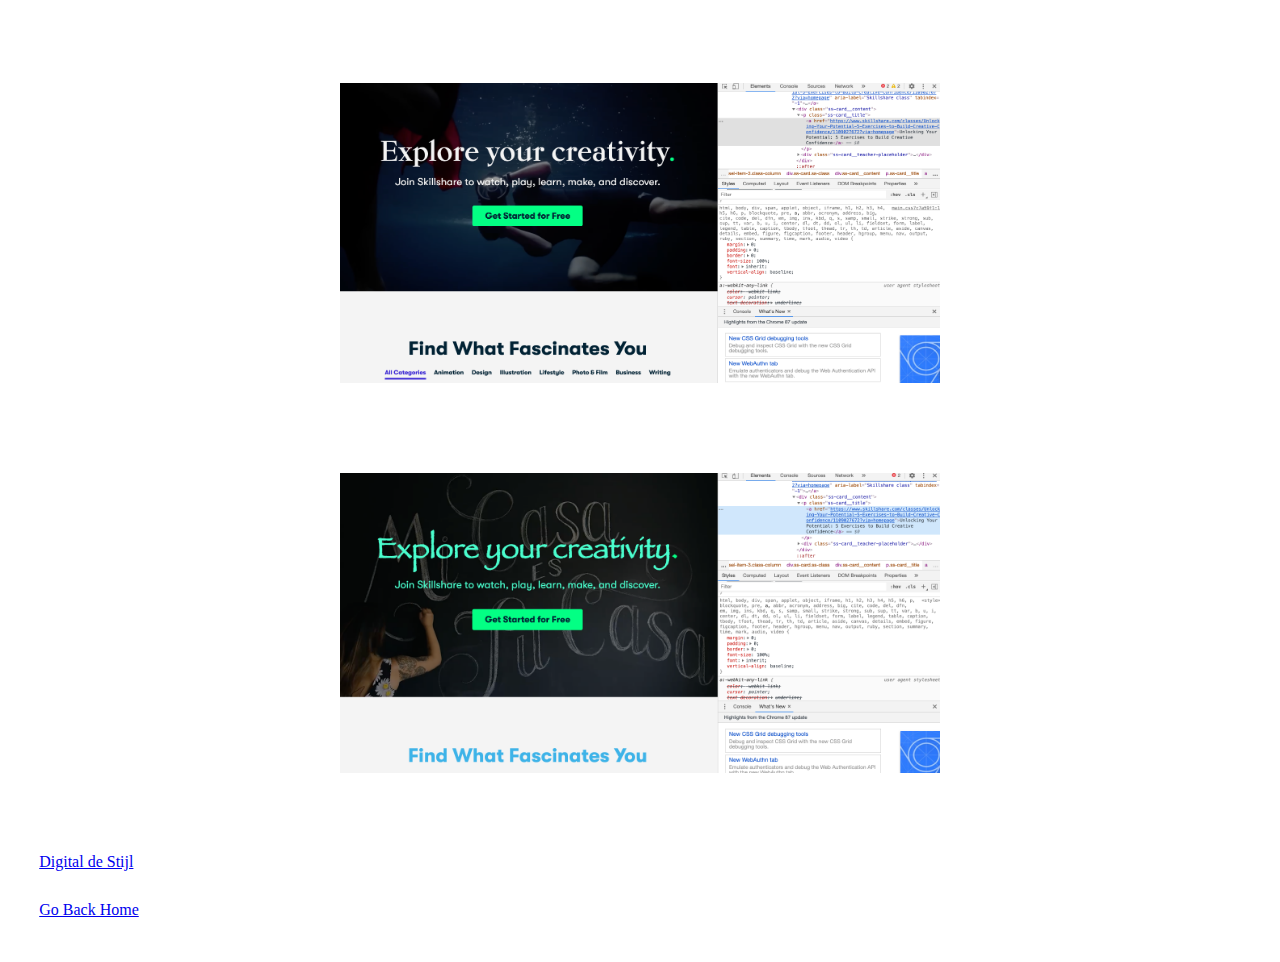
<file: Screenshots.html>
<!DOCTYPE html>
<html>

<head>
  <title>"Hacked" Website</title>
  <meta charset="utf-8" />
</head>

<body>
    <pre>

      <style>
      .marginauto {
      margin: 10px auto 20px;
      display: block;
      }
      </style>

    	<img class="marginauto" src="assets/Original Screenshot.png" alt="Screenshot of the original website" style="width:600px;height:300px;">

 
      <img class="marginauto" src="assets/Hacked Screenshot.png" alt="Screenshot of the hacked website" style="width:600px;height:300px;">



    <a href="MiniExercises2.html" style="font-family: Poppins, san-serif; font-size: 16px">Digital de Stijl</a>
    <br>
    <a href="index.html" style="font-family: Poppins, san-serif; font-size: 16px">Go Back Home</a>

    </pre>
</body>
</html>
</file>
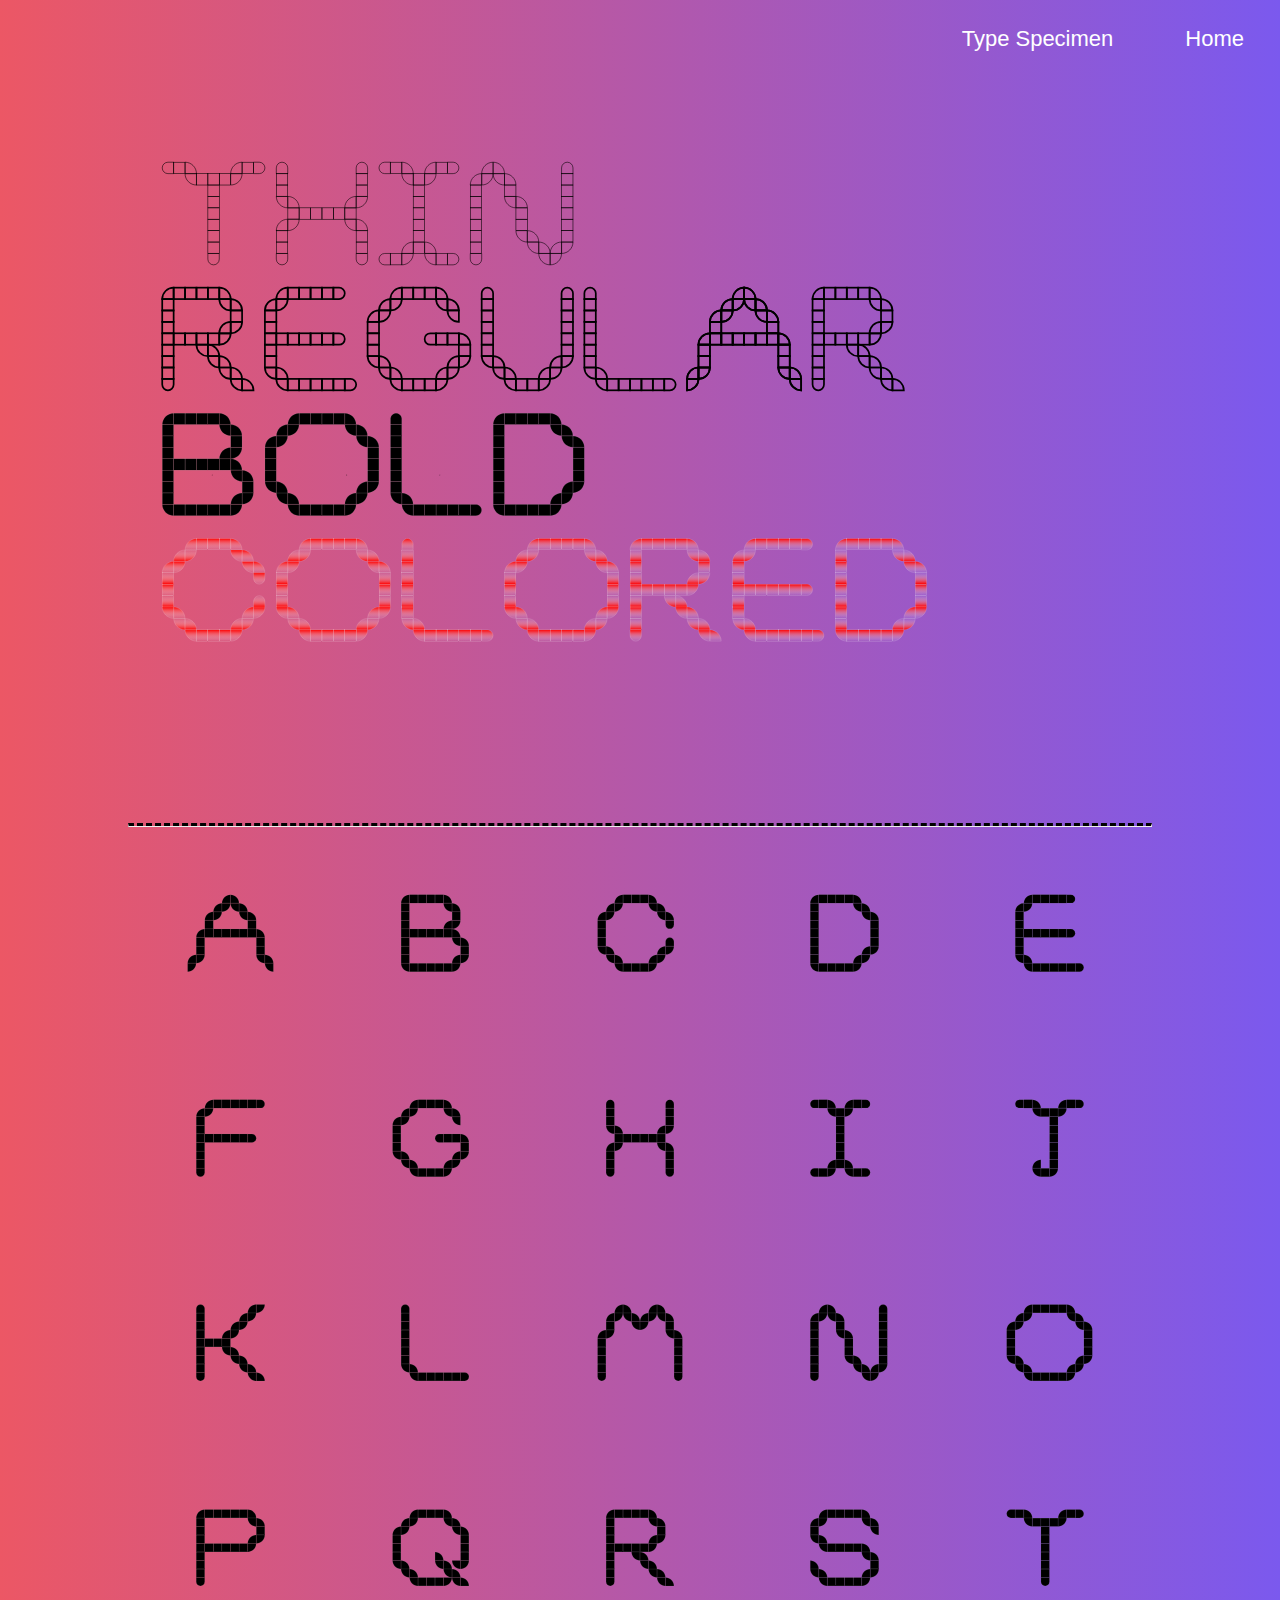
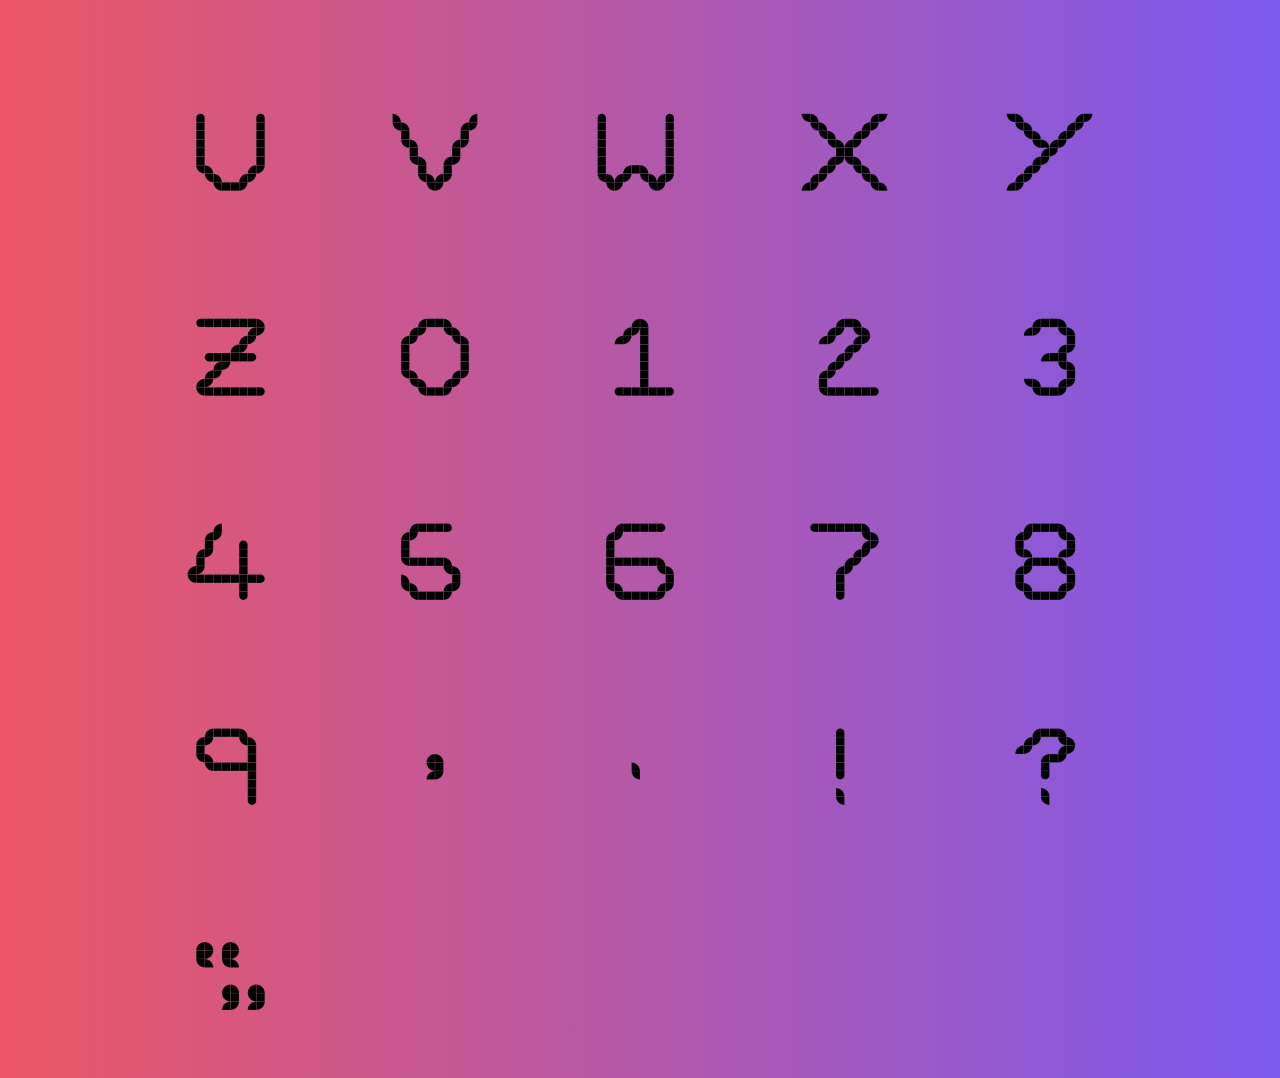
<file: Typeface_All.html>
<!DOCTYPE html>
<html>
<head>
  <title>Full Typeface</title>
  <meta charset="utf-8"> 

  <link rel="stylesheet" type="text/css" href="css/Typeface_All.css">

</head>
<body>

<div class="navbar">
		<a href="index.html" style="color: white">Home</a>
		<a href="Type_Specimen.html" style="color: white">Type Specimen</a>
	</div>

<div id="showcase">
	<img src="assets/Typeface/TypeSpecimen3.svg" />
	<br>
	<hr class="breakline">
	<div class="alphabet">
		<img src="assets/Typeface/A.svg" />
		<img src="assets/Typeface/B.svg" />
		<img src="assets/Typeface/C.svg" />
		<img src="assets/Typeface/D.svg" />
		<img src="assets/Typeface/E.svg" />
		<img src="assets/Typeface/F.svg" />
		<img src="assets/Typeface/G.svg" />
		<img src="assets/Typeface/H.svg" />
		<img src="assets/Typeface/I.svg" />
		<img src="assets/Typeface/J.svg" />
		<img src="assets/Typeface/K.svg" />
		<img src="assets/Typeface/L.svg" />
		<img src="assets/Typeface/M.svg" />
		<img src="assets/Typeface/N.svg" />
		<img src="assets/Typeface/O.svg" />
		<img src="assets/Typeface/P.svg" />
		<img src="assets/Typeface/Q.svg" />
		<img src="assets/Typeface/R.svg" />
		<img src="assets/Typeface/S.svg" />
		<img src="assets/Typeface/T.svg" />
		<img src="assets/Typeface/U.svg" />
		<img src="assets/Typeface/V.svg" />
		<img src="assets/Typeface/W.svg" />
		<img src="assets/Typeface/X.svg" />
		<img src="assets/Typeface/Y.svg" />
		<img src="assets/Typeface/Z.svg" />
		<img src="assets/Typeface/10.svg" />
		<img src="assets/Typeface/11.svg" />
		<img src="assets/Typeface/14.svg" />
		<img src="assets/Typeface/16.svg" />
		<img src="assets/Typeface/18.svg" />
		<img src="assets/Typeface/12.svg" />
		<img src="assets/Typeface/15.svg" />
		<img src="assets/Typeface/17.svg" />
		<img src="assets/Typeface/19.svg" />
		<img src="assets/Typeface/13.svg" />
		<img src="assets/Typeface/Comma.svg" />
		<img src="assets/Typeface/Period.svg" />
		<img src="assets/Typeface/Exclamation.svg" />
		<img src="assets/Typeface/Question.svg" />
		<img src="assets/Typeface/Quotation.svg" />
	</div>
</div>

</body>
</html>
</file>
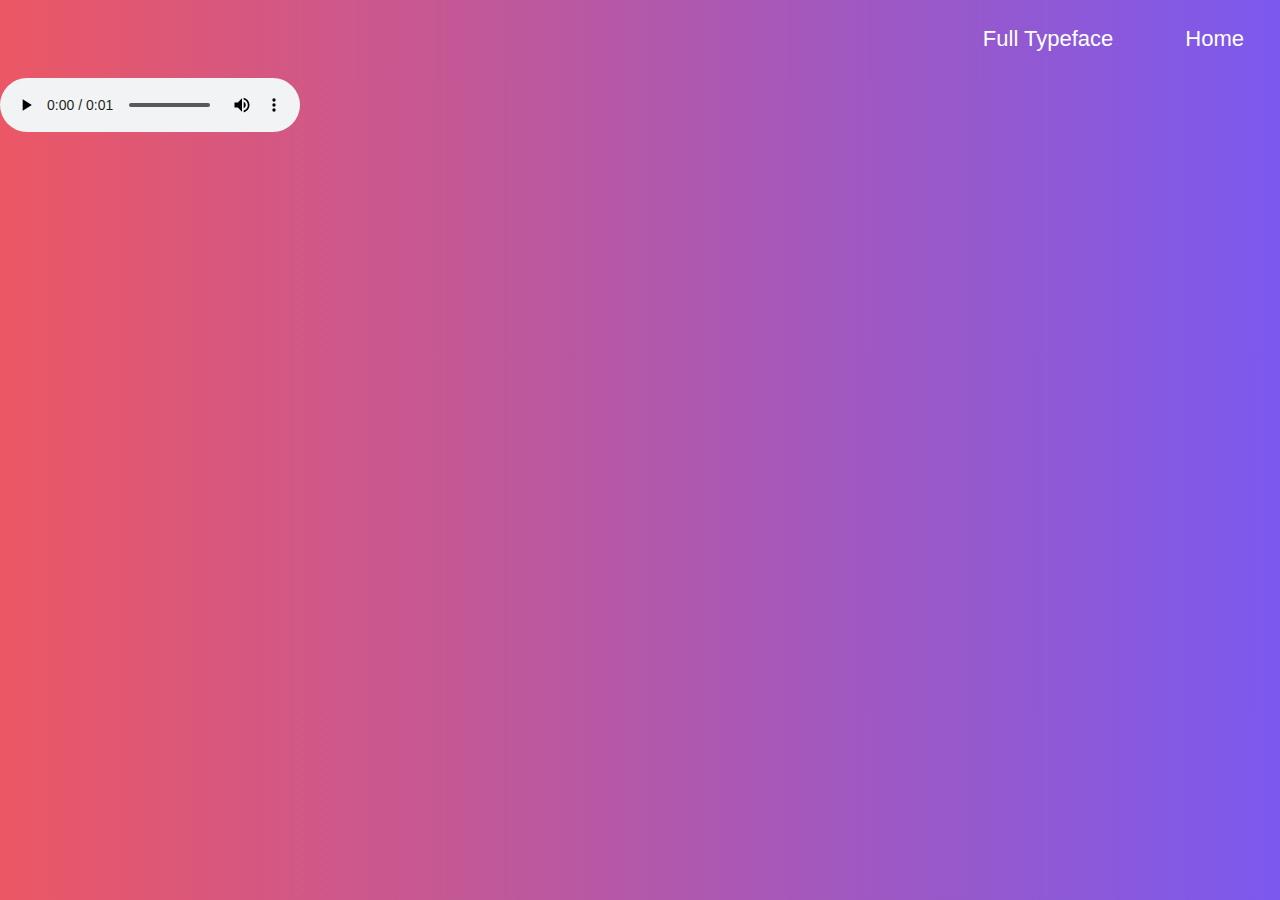
<file: Typeface_Specimen.html>
<!DOCTYPE html>
<html>
<head>
	<title>Type Specimen: Showcase</title>
	<meta charset="utf-8"> 
	<meta name="viewport" content="width=device-width, initial-scale=1">
	 <link href="css/typeface.css" rel="stylesheet" type="text/css">

</head>
<body>

<div class="navbar">
		<a href="index.html" style="color: white">Home</a>
		<a href="Typeface_All.html" style="color: white">Full Typeface</a>
	</div>

<audio controls loop autoplay>
  <source src="Spring.m4a" type="audio/mpeg">
Your browser does not support the audio element.
</audio>


<div id="showcase">


	<div id="T" class="letter">

		<div class="T-vertical-stroke"></div>
		<div class="T-horizontal-stroke1"></div>
        <div class="T-horizontal-stroke2"></div>
        <div class="T-horizontal-stroke3"></div>
	</div>

	<div id="Y" class="letter">
		<div class="Y-horizontal-stroke1"></div>
		<div class="Y-horizontal-stroke2"></div>
		<div class="Y-horizontal-stroke3"></div>
		<div class="Y-horizontal-stroke4"></div>
		<div class="Y-horizontal-stroke5"></div>
		<div class="Y-horizontal-stroke6"></div>
		<div class="Y-horizontal-stroke7"></div>
		<div class="Y-horizontal-stroke8"></div>
		<div class="Y-horizontal-stroke9"></div>
		<div class="Y-horizontal-stroke10"></div>
		<div class="Y-horizontal-stroke11"></div>
		<div class="Y-horizontal-stroke12"></div>
		<div class="Y-horizontal-stroke13"></div>
	</div>

	<div id="P" class="letter">
		<div class="P-vertical-stroke"></div>
		<div class="P-horizontal-stroke1"></div>
		<div class="P-horizontal-stroke2"></div>
		<div class="P-horizontal-stroke3"></div>
		<div class="P-horizontal-stroke4"></div>
		<div class="P-horizontal-stroke5"></div>
	
	</div>

	<div id="E" class="letter">
		<div class="E-vertical-stroke"></div>
		<div class="E-horizontal-stroke1"></div>
		<div class="E-horizontal-stroke2"></div>
		<div class="E-horizontal-stroke3"></div>
		<div class="E-horizontal-stroke4"></div>
		<div class="E-horizontal-stroke5"></div>
	</div>

</div>

</body>
</html>
</file>
<file: css/home.css>
body {
  font-family: Poppins, sans-serif;
  background: white;
  margin: 0;
  text-align: center;
}

img {
  vertical-align: middle;
}

.textalign {
  text-align: center;
  margin-top: 50vh;
  position: relative;
}

a:link {
  text-decoration: none;
}

#grid{
  width: 100vw;
  height: 100vh;
  margin: 0;
  display: grid;
  grid-template-columns: 1fr 1fr 1fr 1fr 1fr 1fr 1fr;
  grid-template-rows: 1fr;
}

#strap1{
  background-color: #B22222;
}

#strap1:hover {
  background-color: transparent;
}

#strap2{
  background-color: #FF8C00;
}

#strap2:hover {
  background-color: transparent;
}

#strap3{
  background-color: #FFD700;
}

#strap3:hover {
  background-color: transparent;
}

#strap4{
  background-color: #008000;
}

#strap4:hover {
  background-color: transparent;
}

#strap5{
  background-color: #87CEFA;
}

#strap5:hover {
  background-color: transparent;
}

#strap6{
  background-color: #4B0082;
}

#strap6:hover {
  background-color: transparent;
}

#strap7{
  background-color: #663399;
}

#strap7:hover {
  background-color: transparent;
}
</file>
<file: css/CommunalProject.css>
body {
  font-family: Poppins, sans-serif;
  margin: 0;
}

.mySlides {
  display: none;
  }

img {
  vertical-align: middle;
  }


.navbar {
  overflow: hidden;
  background-color: #DEB887;
  position: fixed;
  top: 0;
  left: 0;
  width: 100%;
  font-family: Poppins, sans-serif;
  z-index: 1;
}

.navbar a {
  float: right;
  display: block;
  color: #1a0e00;
  text-align: center;
  padding: 12px 36px;
  text-decoration: none;
  font-size: 18px;
}

.navbar a:hover {
  text-decoration: underline;
}

.title {
	display: block;
	position: relative;
	padding-top: 42px;
	margin: auto;
	text-align: center;
}

/* Slideshow container */
.slideshow-container {
  max-width: 1000px;
  position: relative;
  margin: auto;
  padding-top: 8px;
}

/* Caption text */
.text {
  color: black;
  font-size: 22px;
  padding: 12px 12px;
  position: absolute;
  bottom: 0px;
  width: 976px;
  height: 30px;
  text-align: center;
  background-color: #DEB887;
  font-family: Poppins, sans-serif;
}

/* Number text (1/3 etc) */
.numbertext {
  color: #f2f2f2;
  font-size: 12px;
  padding: 8px 12px;
  position: absolute;
  top: 5;
}

/* The dots/bullets/indicators */
.dot {
  height: 15px;
  width: 15px;
  margin: 0 2px;
  background-color: #DEB887;
  border-radius: 50%;
  display: inline-block;
  transition: background-color 2s ease;
}

.active {
  background-color: #804600;
}

/* Fading animation */
.fade {
  -webkit-animation-name: fade;
  -webkit-animation-duration: 3s;
  animation-name: fade;
  animation-duration: 3s;
}

@-webkit-keyframes fade {
  from {opacity: .4} 
  to {opacity: 1}
}

@keyframes fade {
  from {opacity: .4} 
  to {opacity: 1}
}

/* On smaller screens, decrease text size */
@media only screen and (max-width: 300px) {
  .text {font-size: 11px}
}

.intro{
	display: flex;
	width: 60vw;
	margin: auto;
	
}

.interview {
	position: relative;
	padding-top: 112px;
	margin: auto;
	text-align: left;
	width: 50vw;
}

.bigtitle{
	display: block;
	width: 60vw;
	margin: auto;
	padding-top: 112px;
	text-align: left;
}

.founder{
	display: flex;
	width: 60vw;
	margin: auto;
	
}

.johnmoran {
	position: relative;
	margin: auto;
	text-align: left;
	width: 50vw;
}

.bulktext{
	display: block;
	width: 60vw;
	margin: auto;
	text-align: left;
}

.footerblock{
	display: block;
	width: 100vw;
	height: 50px;
	background-color: #DEB887;
}
</file>
<file: css/digitalbits.css>
body {
height: 98vh;
}

.container{
    position: relative;
    width: 600px;
    height: 600px;
    background: white;
    margin: 0 auto;
    margin-top: 5%;
}

.lipstick-base {
background: linear-gradient(90deg, rgba(255,228,189,1) 0%, rgba(255,226,187,1) 5%, rgba(246,200,167,1) 8%, rgba(255,226,187,1) 11%, rgba(246,200,167,1) 13%, rgba(251,210,178,1) 15%, rgba(245,213,188,1) 17%, rgba(251,210,178,1) 20%, rgba(245,213,188,1) 23%, rgba(191,128,95,1) 25%, rgba(254,218,184,1) 29%, rgba(191,128,95,1) 31%, rgba(217,149,104,1) 33%, rgba(184,124,86,1) 39%, rgba(217,149,104,1) 41%, rgba(186,136,116,1) 44%, rgba(211,155,132,1) 47%, rgba(186,136,116,1) 50%, rgba(255,235,221,1) 53%, rgba(231,199,180,1) 57%, rgba(255,226,208,1) 58%, rgba(251,232,218,1) 62%, rgba(237,188,148,1) 66%, rgba(248,207,177,1) 68%, rgba(217,149,100,1) 71%, rgba(226,157,118,1) 76%, rgba(179,94,53,1) 80%, rgba(184,95,53,1) 84%, rgba(150,78,43,1) 89%);
width: 153px;
height: 82px;
position: sticky;
top: 520px;
margin-left: 221px;
border-radius: 5px;
z-index: 2;
}

.lipstick-body {
background: linear-gradient(90deg, rgba(255,228,189,1) 0%, rgba(255,226,187,1) 5%, rgba(246,200,167,1) 8%, rgba(255,226,187,1) 11%, rgba(246,200,167,1) 13%, rgba(251,210,178,1) 15%, rgba(245,213,188,1) 17%, rgba(251,210,178,1) 20%, rgba(245,213,188,1) 23%, rgba(191,128,95,1) 25%, rgba(254,218,184,1) 29%, rgba(191,128,95,1) 31%, rgba(217,149,104,1) 33%, rgba(184,124,86,1) 39%, rgba(217,149,104,1) 41%, rgba(186,136,116,1) 44%, rgba(211,155,132,1) 47%, rgba(186,136,116,1) 50%, rgba(255,235,221,1) 53%, rgba(231,199,180,1) 57%, rgba(255,226,208,1) 58%, rgba(251,232,218,1) 62%, rgba(237,188,148,1) 66%, rgba(248,207,177,1) 68%, rgba(217,149,100,1) 71%, rgba(226,157,118,1) 76%, rgba(179,94,53,1) 80%, rgba(184,95,53,1) 84%, rgba(150,78,43,1) 89%);
width: 129px;
height: 300px;
position: sticky;
top: 300px;
margin-left: 233px;
border-radius: 5px;
border-bottom: 10px;
border-bottom-color: brown;
z-index: 1;
}

.top {
display: block;
width: 98px;
height: 160px;
background: linear-gradient(90deg, rgba(214,147,130,1) 0%, rgba(191,98,80,1) 11%, rgba(182,83,64,1) 25%, rgba(162,67,47,1) 35%, rgba(162,67,47,1) 50%, rgba(162,67,47,1) 65%, rgba(193,98,80,1) 75%, rgba(204,113,95,1) 86%, rgba(209,126,112,1) 97%, rgba(177,104,92,1) 100%);
border-radius: 5% 101% 0% 0% / 5% 60% 0% 0%;
position: absolute;
left: 248px;
top: 180px;
}

.footerlink {
	display: block;
	width: 100vw;
	height: 50px;
	margin-top: 0;
	text-align: center;
	position: fixed;
	font-family: Poppins, sans-serif;
}

a:link {
	text-decoration: none;
}
</file>
<file: css/graphiccollection.css>
body { 
	margin: 0;
	padding:0;
}

#grid{
	width: 1000px;
	height: 600px;
	margin: 60px auto;
	border: 1px black;
	display: grid;
	grid-template-columns: 1fr 1fr 1fr 1fr 1fr;
	grid-template-rows: 1fr 1fr 1fr 1fr 1fr;
	grid-gap: 10px;
}

.font{
	font-size: 48px;
	text-align: center;
}

#animate1 {
  width: 200px;
  height: 200px;
  display:relative;
  background: darkgreen;
  animation: mymovea 3s;
  animation-fill-mode: forwards;
}

@keyframes mymovea {
  100% {background-color: paleturquoise;}
}

#animate2 {
  width: 200px;
  height: 200px;
  display:relative;
  background: white;
  animation: mymoveb 3s;
  animation-delay: 3s;
  animation-fill-mode: forwards;
}

@keyframes mymoveb {
  1% {background: paleturquoise;}
  1% {border-bottom-left-radius: 0px;}
  100% {background: paleturquoise;}
  100% {border-bottom-left-radius: 150px;}
}

#animate3 {
  width: 200px;
  height: 200px;
  display:relative;
  background: white;
  border-bottom-left-radius: 150px;
  animation: mymovec 3s;
  animation-delay: 6s;
  animation-fill-mode: forwards;
}

@keyframes mymovec {
  1% {background: paleturquoise;}
  1% {border-top-left-radius: 0px;}
  100% {background: paleturquoise;}
  100% {border-top-left-radius: 150px;}
}

#animate4 {
  width: 200px;
  height: 200px;
  display:relative;
  background: white;
  border-bottom-left-radius: 150px;
  border-top-left-radius: 150px;
  animation: mymoved 3s;
  animation-delay: 9s;
  animation-fill-mode: forwards;
}

@keyframes mymoved {
  1% {background: paleturquoise;}
  1% {border-top-right-radius: 0px;}
  100% {background: paleturquoise;}
  100% {border-top-right-radius: 150px;}
}

#animate5 {
  width: 200px;
  height: 200px;
  display:relative;
  background: white;
  border-bottom-left-radius: 150px;
  border-top-left-radius: 150px;
  border-top-right-radius: 150px;
  animation: mymovee 3s;
  animation-delay: 12s;
  animation-fill-mode: forwards;
}

@keyframes mymovee {
  1% {background: paleturquoise;}
  1% {border-bottom-right-radius: 0px;}
  100% {background: paleturquoise;}
  100% {border-bottom-right-radius: 150px;}
}

#animate6 {
  width: 200px;
  height: 200px;
  display:relative;
  background: white;
  border-radius: 150px 150px 150px 150px;
  animation: mymovef 3s;
  animation-delay: 15s;
  animation-fill-mode: forwards;
}

@keyframes mymovef {
  1% {background: paleturquoise;}
  100% {background: paleturquoise;}
  50% {transform: scale(0.5);}
  100% {transform: scale(0.5);}
}

#animate7 {
  width: 200px;
  height: 200px;
  display:relative;
  background: white;
  border-radius: 150px 150px 150px 150px;
  transform: scale(0.5);
  animation: mymoveg 3s;
  animation-delay: 18s;
  animation-fill-mode: forwards;
}

@keyframes mymoveg {
  1% {background: paleturquoise;}
  100% {background: paleturquoise;}
  100% {transform: translateX(210px);}
}

#animate8 {
  width: 200px;
  height: 200px;
  display:relative;
  background: white;
  border-radius: 150px 150px 150px 150px;
  z-index: 1;
  animation: mymoveh 3s;
  animation-delay: 21s;
  animation-fill-mode: forwards;
}

@keyframes mymoveh {
  100% {opacity: 0;}
}

#animate9 {
  width: 200px;
  height: 200px;
  display:relative;
  background: white;
  border-radius: 150px 150px 150px 150px;
  animation: mymovei 3s;
  animation-delay: 24s;
  animation-fill-mode: forwards;
}

@keyframes mymovei {
  1% {background: paleturquoise;}
  100% {background: paleturquoise;}
  100% {transform: rotateY(180deg);}
}

#animate10 {
  width: 200px;
  height: 200px;
  display:relative;
  background: white;
  border-radius: 150px 150px 150px 150px;
  animation: mymovej 3s;
  animation-delay: 27s;
  animation-fill-mode: forwards;
}

@keyframes mymovej {
  1% {background: paleturquoise;}
  100% {background: paleturquoise;}
  100% {transform: translateY(210px);}
}

#animate11 {
  width: 200px;
  height: 200px;
  display:relative;
  background: white;
  border-radius: 150px 150px 150px 150px;
  grid-column-start: 4;
  animation: mymovek 3s;
  animation-delay: 30s;
  animation-fill-mode: forwards;
}

@keyframes mymovek {
  1% {background: paleturquoise;}
  100% {background: paleturquoise;}
  100% {box-shadow: 10px 10px 10px lightsteelblue;}
}

#animate12 {
  width: 200px;
  height: 200px;
  display:relative;
  background: white;
  box-shadow: 10px 10px 10px white;
  border-radius: 150px 150px 150px 150px;
  grid-column-start: 3;
  grid-row-start: 3;
  animation: mymovel 3s;
  animation-delay: 33s;
  animation-fill-mode: forwards;
}

@keyframes mymovel {
  1% {box-shadow: 10px 10px 10px lightsteelblue;}
  1% {background: paleturquoise;}
  100% {background: paleturquoise;}
  100% {box-shadow: 10px -10px 10px lightsteelblue;}
  100% {transform: rotateX(180deg) translateX(-210px);}
}

a:link{
	color: transparent;
	background-color: transparent;
	text-decoration: underline wavy transparent;
	animation: mymovem 3s;
	animation-delay: 36s;
	animation-fill-mode: forwards;
  position: relative;
}

@keyframes mymovem {
  100% {opacity: 100;}
  100% {color: paleturquoise;}
  100% {text-decoration: underline wavy paleturquoise;}
}

#animate13{
	width: 200px;
	height: 200px;
	display:relative;
	background: white;
	grid-column-start: 1;
	grid-row-start: 3;
}
</file>
<file: css/MiniExercises2.css>
*{
	margin: 0;
	padding: 0;
}

body {
	font-size: 20px;
	font-family: Poppins, san-serif;
}


#grid {
	width: 900px;
	height: 900px;
	margin: 40px auto;
	border: 10px solid black;
	display: grid;
	grid-template-columns: 1fr 1fr 1fr;
	grid-template-rows: 1fr 1fr 1fr;
	grid-gap: 10px;
	background: black;
}

.item1 {
	grid-column-start: 1;
	grid-column-end: 3;
	grid-row-start: 1;
	grid-row-end: 2;
	background: red;

}

.item2 {
	grid-column-start: 2;
	grid-column-end: 3;
	grid-row-start: 2;
	grid-row-end: 4;
	background: blue;

}

.item3 {
	grid-column-start: 1;
	grid-column-end: 2;
	grid-row-start: 2;
	grid-row-end: 3;
	background: white;

}

.item4 {
	grid-column-start: 1;
	grid-column-end: 2;
	grid-row-start: 3;
	grid-row-end: 4;
	background: yellow;

}

.item5 {
	grid-column-start: 3;
	grid-column-end: 4;
	grid-row-start: 1;
	grid-row-end: 3;
	background: white;

}

.item6 {
	grid-column-start: 3;
	grid-column-end: 4;
	grid-row-start: 3;
	grid-row-end: 4;
	background: red;

}
</file>
<file: css/resources.css>
body {
	font-family: Poppins, sans-serif;
	margin: 0;
}

img {
	vertical-align: middle;
	max-height: 1000px;
	max-width: 1000px;
}

.navbar {
  overflow: hidden;
  background-color: #DEB887;
  position: fixed;
  top: 0;
  left: 0;
  width: 100%;
  font-family: Poppins, sans-serif;
  z-index: 1;
}

.navbar a {
  float: right;
  display: block;
  color: #1a0e00;
  text-align: center;
  padding: 12px 36px;
  text-decoration: none;
  font-size: 18px;
}

.navbar a:hover {
  text-decoration: underline;
}

.title {
	display: block;
	position: relative;
	padding-top: 48px;
	margin: auto;
	text-align: center;
}

.heroshot {
	display: block;
	width: 60vw;
	margin: auto;
	margin: auto;
	padding-top: 8px;
}

.bulktext{
	display: block;
	width: 60vw;
	margin: auto;
	text-align: left;
	margin-top: 48px;
	margin-bottom: 48px;
}

.footerblock{
	display: block;
	width: 100vw;
	height: 50px;
	background-color: #DEB887;
	margin-top: 36px;
}

.contentcontainer {
	display: block;
	width: 60vw;
	margin: auto;
	text-align: left;
}

.names {
	display: block;
	position: relative;
	padding-top: 48px;
	margin: auto;
}

.contenttext{
	display: block;
	width: 60vw;
	margin: auto;
	text-align: left;
	margin-top: auto;
	margin-bottom: 48px;
}
</file>
<file: css/Typeface_All.css>
body {
	margin: 0px;
	padding: 0px;
	background: rgb(236,87,101);
	background: linear-gradient(90deg, rgba(236,87,101,1) 0%, rgba(123,89,238,1) 100%);
}
/* navigation */

.navbar {
  overflow: hidden;
  background: rgb(236,87,101);
  background: linear-gradient(90deg, rgba(236,87,101,1) 0%, rgba(123,89,238,1) 100%);
  top: 0;
  left: 0;
  width: 100%;
  font-family: Poppins, sans-serif;
  z-index: 1;
}

.navbar a {
  float: right;
  display: block;
  color: #1a0e00;
  text-align: center;
  padding: 26px 36px;
  text-decoration: none;
  font-size: 22px;
}

.navbar a:hover {
  text-decoration: underline;
}

/* stage */

#showcase {
	width: 80vw;
	position: relative;
	overflow: visible;
	margin:0 auto;
	top: calc(50vh - 400px);
}

hr.breakline{
  border-top: 3px dashed black;
}

/* images */

svg:hover path {
	fill: pink ;
}

img{
	max-width:80vw;
	max-height:80vh;
}

#showcase > img {
	margin-bottom:15vh;
}

.alphabet > img {
	width:10%;
	padding: 5%;
	float:left;
}
</file>
<file: css/typeface.css>
body {
    margin: 0px;
    padding: 0px;
    background: rgb(236,87,101);
    background: linear-gradient(90deg, rgba(236,87,101,1) 0%, rgba(123,89,238,1) 100%);
}
/* navigation */

.navbar {
  overflow: hidden;
  background: rgb(236,87,101);
  background: linear-gradient(90deg, rgba(236,87,101,1) 0%, rgba(123,89,238,1) 100%);
  top: 0;
  left: 0;
  width: 100%;
  font-family: Poppins, sans-serif;
  z-index: 1;
}

.navbar a {
  float: right;
  display: block;
  color: #1a0e00;
  text-align: center;
  padding: 26px 36px;
  text-decoration: none;
  font-size: 22px;
}

.navbar a:hover {
  text-decoration: underline;
}

#showcase {
    width: 880px;
    height: 220px;
    margin: auto;
    position: relative;
    overflow: visible;
    top: calc(50vh - 300px);
}

.letter {
  /***  position: absolute; */
    opacity: 0;
    animation: opacity 2s ease 1s forwards;
}

@keyframes opacity{
    from{ opacity: 0; }
    to { opacity: 1; }
}


#T {
    width: 220px;
    height: 220px;
    display:inline-block;
}

#Y {
    width: 220px;
    height: 220px;
    display:inline-block;
}

#P {
    width: 220px;
    height: 220px;
    display:inline-block;
}

#E {
    width: 220px;
    height: 220px;
    display:inline-block;
}

.T-vertical-stroke {
    width: 20px;
    height: 140px;
    top: 62px;
    left: 100px;
    display: block;
    position: absolute;
    background: transparent;
    border: 1px dashed;
    border-radius: 0px 0px 32px 32px;
}
.T-horizontal-stroke1 {
    width: 60px;
    height: 20px;
    top: 20px;
    left: 20px;
    display: block;
    position: absolute;
    background: transparent;
    border: 1px dashed;
    border-radius: 32px 64px 0px 32px;
}

.T-horizontal-stroke2 {
    width: 60px;
    height: 20px;
    top: 20px;
    left: 140px;
    display: block;
    position: absolute;
    background: transparent;
    border: 1px dashed;
    border-radius: 64px 32px 32px 0px;
}

.T-horizontal-stroke3 {
    width: 100px;
    height: 20px;
    top: 41px;
    left: 60px;
    display: block;
    position: absolute;
    background: transparent;
    border: 1px dashed;
    border-radius: 0px 0px 64px 64px;
}


.Y-horizontal-stroke1 {
    width: 40px;
    height: 20px;
    display: block;
    position: absolute;
    top: 20px;
    left: 240px;
    background: transparent;
    border: 1px dashed;
    border-radius: 0px 64px 0 64px;
}

.Y-horizontal-stroke2 {
    width: 40px;
    height: 20px;
    display: block;
    position: absolute;
    top: 41px;
    left: 260px;
    background: transparent;
    border: 1px dashed;
    border-radius: 0px 64px 0px 64px;
}

.Y-horizontal-stroke3 {
    width: 40px;
    height: 20px;
    display: block;
    position: absolute;
    top: 62px;
    left: 280px;
    background: transparent;
    border: 1px dashed;
    border-radius: 0px 64px 0px 64px;
}

.Y-horizontal-stroke4 {
    width: 40px;
    height: 20px;
    display: block;
    position: absolute;
    top: 83px;
    left: 300px;
    background: transparent;
    border: 1px dashed;
    border-radius: 0px 64px 0px 64px;
}

.Y-horizontal-stroke5 {
    width: 40px;
    height: 20px;
    display: block;
    position: absolute;
    top: 20px;
    left: 400px;
    background: transparent;
    border: 1px dashed;
    border-radius: 64px 0px 64px 0px;
}

.Y-horizontal-stroke6 {
    width: 40px;
    height: 20px;
    display: block;
    position: absolute;
    top: 41px;
    left: 380px;
    background: transparent;
    border: 1px dashed;
    border-radius: 64px 0px 64px 0px;
}

.Y-horizontal-stroke7 {
    width: 40px;
    height: 20px;
    display: block;
    position: absolute;
    top: 62px;
    left: 360px;
    background: transparent;
    border: 1px dashed;
    border-radius: 64px 0px 64px 0px;
}

.Y-horizontal-stroke8 {
    width: 40px;
    height: 20px;
    display: block;
    position: absolute;
    top: 83px;
    left: 340px;
    background: transparent;
    border: 1px dashed;
    border-radius: 64px 0px 64px 0px;
}

.Y-horizontal-stroke9 {
    width: 40px;
    height: 20px;
    display: block;
    position: absolute;
    top: 104px;
    left: 320px;
    background: transparent;
    border: 1px dashed;
    border-radius: 64px 0px 64px 0px;
}

.Y-horizontal-stroke10 {
    width: 40px;
    height: 20px;
    display: block;
    position: absolute;
    top: 125px;
    left: 300px;
    background: transparent;
    border: 1px dashed;
    border-radius: 64px 0px 64px 0px;
}

.Y-horizontal-stroke11 {
    width: 40px;
    height: 20px;
    display: block;
    position: absolute;
    top: 146px;
    left: 280px;
    background: transparent;
    border: 1px dashed;
    border-radius: 64px 0px 64px 0px;
}

.Y-horizontal-stroke12 {
    width: 40px;
    height: 20px;
    display: block;
    position: absolute;
    top: 167px;
    left: 260px;
    background: transparent;
    border: 1px dashed;
    border-radius: 64px 0px 64px 0px;
}

.Y-horizontal-stroke13 {
    width: 40px;
    height: 20px;
    display: block;
    position: absolute;
    top: 188px;
    left: 240px;
    background: transparent;
    border: 1px dashed;
    border-radius: 64px 0px 64px 0px;
}



.P-vertical-stroke {
    width: 20px;
    height: 180px;
    display: block;
    position: absolute;
    top: 20px;
    left: 480px;
    background: transparent;
    border: 1px dashed;
    border-radius: 64px 0px 32px 32px;
}

.P-horizontal-stroke1 {
    width: 120px;
    height: 20px;
    display: block;
    position: absolute;
    top: 20px;
    left: 501px;
    background: transparent;
    border: 1px dashed;
    border-radius: 0px 64px 0px 0px;
}

.P-horizontal-stroke2 {
    width: 40px;
    height: 20px;
    display: block;
    position: absolute;
    top: 41px;
    left: 600px;
    background: transparent;
    border: 1px dashed;
    border-radius: 0px 64px 0px 64px;
}

.P-horizontal-stroke3 {
    width: 20px;
    height: 20px;
    display: block;
    position: absolute;
    top: 62px;
    left: 620px;
    background: transparent;
    border: 1px dashed;
}

.P-horizontal-stroke4 {
    width: 40px;
    height: 20px;
    display: block;
    position: absolute;
    top: 83px;
    left: 600px;
    background: transparent;
    border: 1px dashed;
    border-radius: 64px 0px 64px 0px;
}

.P-horizontal-stroke5 {
    width: 120px;
    height: 20px;
    display: block;
    position: absolute;
    top: 104px;
    left: 501px;
    background: transparent;
    border: 1px dashed;
    border-radius: 0px 0px 64px 0px;
}



.E-vertical-stroke {
    width: 20px;
    height: 100px;
    display: block;
    position: absolute;
    top: 62px;
    left: 680px;
    background: transparent;
    border: 1px dashed;
}

.E-horizontal-stroke1 {
    width: 120px;
    height: 20px;
    display: block;
    position: absolute;
    top: 20px;
    left: 700px;
    background: transparent;
    border: 1px dashed;
    border-radius: 64px 32px 32px 0px;
}

.E-horizontal-stroke2 {
    width: 40px;
    height: 20px;
    display: block;
    position: absolute;
    top: 41px;
    left: 680px;
    background: transparent;
    border: 1px dashed;
    border-radius: 64px 0px 64px 0px;
}

.E-horizontal-stroke3 {
    width: 120px;
    height: 20px;
    display: block;
    position: absolute;
    top: 100px;
    left: 701px;
    background: transparent;
    border: 1px dashed;
    border-radius: 0px 32px 32px 0px;
}

.E-horizontal-stroke4 {
    width: 40px;
    height: 20px;
    display: block;
    position: absolute;
    top: 163px;
    left: 680px;
    background: transparent;
    border: 1px dashed;
    border-radius: 0px 64px 0px 64px;
}

.E-horizontal-stroke5 {
    width: 140px;
    height: 20px;
    display: block;
    position: absolute;
    top: 184px;
    left: 700px;
    background: transparent;
    border: 1px dashed;
    border-radius: 0px 32px 32px 64px;
}

#showcase:hover {
    transform: scale(1.5);
}

.letter:hover > div {
    border: 1px solid;
    animation: shake 0.5s; 
    animation-iteration-count: infinite;
    background: rgb(63,94,251);
    background: radial-gradient(circle, rgba(63,94,251,1) 0%, rgba(252,70,107,1) 100%);
}


@keyframes shake {
  0% { transform: translate(5px, 5px) rotate(0deg); }
  10% { transform: translate(-5px, -10px) rotate(-5deg); }
  20% { transform: translate(-3px, 0px) rotate(5deg); }
  30% { transform: translate(3px, 2px) rotate(0deg); }
  40% { transform: translate(5px, -5px) rotate(5deg); }
  50% { transform: translate(-5px, 2px) rotate(-5deg); }
  60% { transform: translate(-3px, 5px) rotate(0deg); }
  70% { transform: translate(3px, 5px) rotate(-5deg); }
  80% { transform: translate(-5px, -5px) rotate(5deg); }
  90% { transform: translate(5px, 2px) rotate(0deg); }
  100% { transform: translate(5px, -2px) rotate(-5deg); }
}
</file>
